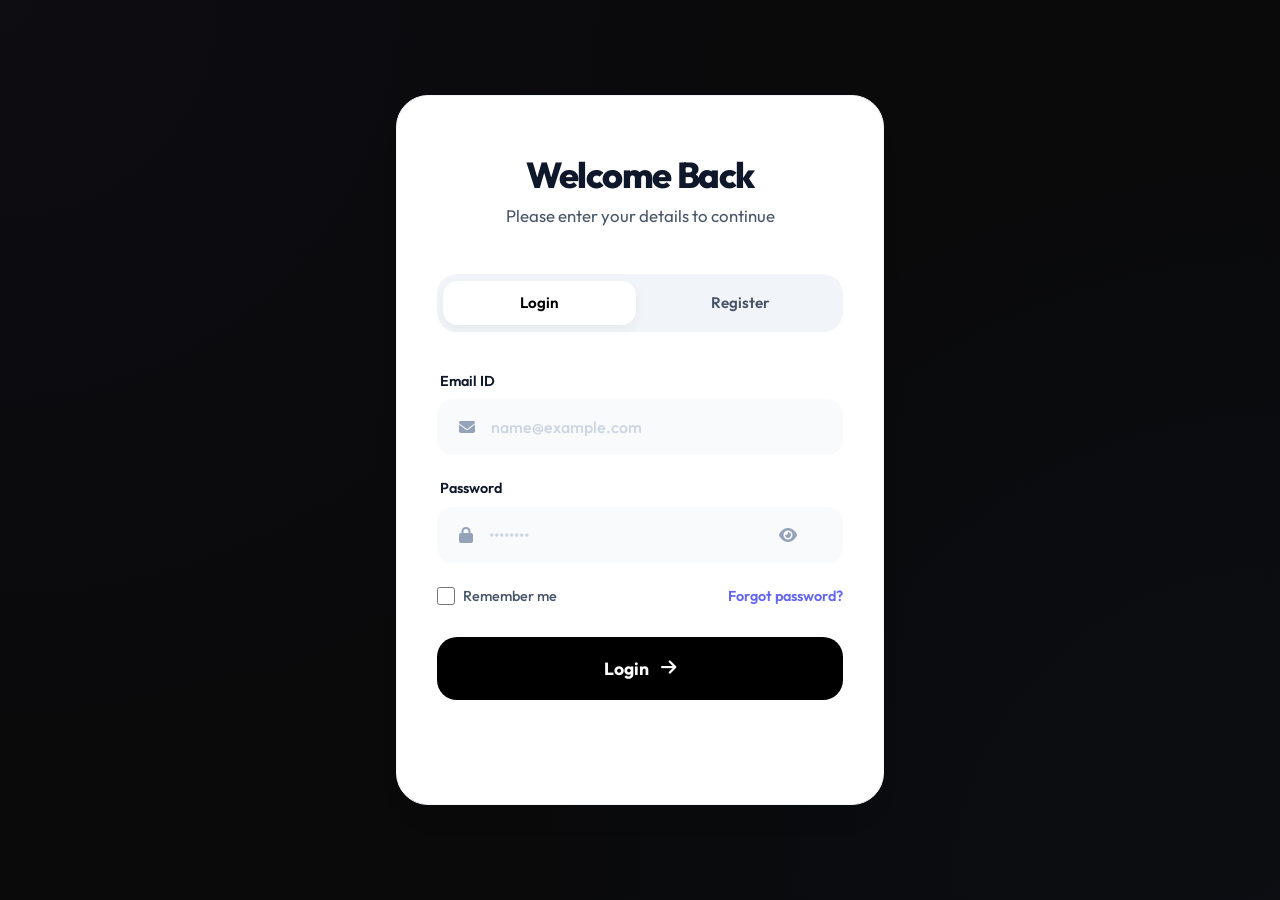
<file: index.html>
<html lang="en">
<head>
    <script>
        // Theme initialization - Must be first to prevent flash
        (function() {
            const settings = localStorage.getItem('nova_settings');
            let isDark = true;
            if (settings) {
                try {
                    const parsed = JSON.parse(settings);
                    if (parsed && typeof parsed.darkMode !== 'undefined') {
                        isDark = parsed.darkMode;
                    }
                } catch (e) {
                    isDark = true;
                }
            }
            document.documentElement.setAttribute('data-theme', isDark ? 'dark' : 'light');
            // Immediate background color to eliminate flash
            document.write('<style>html,body{background-color:' + (isDark ? '#0a0a0b' : '#ffffff') + ' !important;}</style>');
        })();
    </script>
    <meta charset="UTF-8">
    <meta name="viewport" content="width=device-width, initial-scale=1.0, maximum-scale=1.0, user-scalable=no, viewport-fit=cover">
    <title>Aura AI - Secure Login</title>
    
    <!-- Google Fonts -->
    <link rel="preconnect" href="https://fonts.googleapis.com">
    <link rel="preconnect" href="https://fonts.gstatic.com" crossorigin>
    <link href="https://fonts.googleapis.com/css2?family=Inter:wght@300;400;500;600;700&family=Outfit:wght@400;500;600;700;800&display=swap" rel="stylesheet">
    
    <!-- Font Awesome -->
    <link rel="stylesheet" href="https://cdnjs.cloudflare.com/ajax/libs/font-awesome/6.4.0/css/all.min.css">
    
    <link rel="stylesheet" href="auth.css">
</head>
<body>
    <div class="auth-wrapper">
        <div class="auth-container">
            <div class="auth-header">
                <h1 id="authTitle">Welcome Back</h1>
                <p id="authSubtitle">Please enter your details to continue</p>
            </div>

            <!-- Tabs -->
            <div class="auth-tabs">
                <button class="auth-tab active" id="loginTab">Login</button>
                <button class="auth-tab" id="registerTab">Register</button>
            </div>

            <!-- Login Form -->
            <form id="loginForm" class="auth-form active">
                <div class="form-group">
                    <label for="loginEmail">Email ID</label>
                    <div class="input-wrapper">
                        <i class="fas fa-envelope"></i>
                        <input type="email" id="loginEmail" placeholder="name@example.com" required>
                    </div>
                </div>
                <div class="form-group">
                    <label for="loginPassword">Password</label>
                    <div class="input-wrapper">
                        <i class="fas fa-lock"></i>
                        <input type="password" id="loginPassword" placeholder="••••••••" required>
                        <button type="button" class="password-toggle"><i class="fas fa-eye"></i></button>
                    </div>
                </div>
                <div class="form-options">
                    <label class="remember-me">
                        <input type="checkbox"> <span>Remember me</span>
                    </label>
                    <a href="#" class="forgot-password">Forgot password?</a>
                </div>
                <button type="submit" class="submit-btn">
                    <span>Login</span>
                    <i class="fas fa-arrow-right"></i>
                </button>
            </form>

            <!-- Register Form -->
            <form id="registerForm" class="auth-form">
                <div class="form-grid">
                    <div class="form-group">
                        <label for="regUsername">User Name</label>
                        <div class="input-wrapper">
                            <i class="fas fa-user"></i>
                            <input type="text" id="regUsername" placeholder="John Doe" required>
                        </div>
                    </div>
                    <div class="form-group">
                        <label for="regEmail">Email ID</label>
                        <div class="input-wrapper">
                            <i class="fas fa-envelope"></i>
                            <input type="email" id="regEmail" placeholder="name@example.com" required>
                        </div>
                    </div>
                    <div class="form-group">
                        <label for="regDob">Date Of Birth</label>
                        <div class="input-wrapper">
                            <i class="fas fa-calendar"></i>
                            <input type="date" id="regDob" required>
                        </div>
                    </div>
                    <div class="form-group">
                        <label for="regMobile">Mobile Number</label>
                        <div class="input-wrapper">
                            <i class="fas fa-phone"></i>
                            <input type="tel" id="regMobile" placeholder="+1 (555) 000-0000" required>
                        </div>
                    </div>
                    <div class="form-group">
                        <label for="regPassword">Create a Strong Password</label>
                        <div class="input-wrapper">
                            <i class="fas fa-lock"></i>
                            <input type="password" id="regPassword" placeholder="••••••••" required>
                        </div>
                    </div>
                    <div class="form-group">
                        <label for="regConfirmPassword">Confirm Password</label>
                        <div class="input-wrapper">
                            <i class="fas fa-shield-alt"></i>
                            <input type="password" id="regConfirmPassword" placeholder="••••••••" required>
                        </div>
                    </div>
                </div>
                <button type="submit" class="submit-btn" style="margin-top: 1.5rem;">
                    <span>Register</span>
                    <i class="fas fa-user-plus"></i>
                </button>
            </form>
            
            <div id="authMessage" class="auth-message"></div>
        </div>
    </div>
    
    <script src="auth.js"></script>
</body>
</html>
</file>
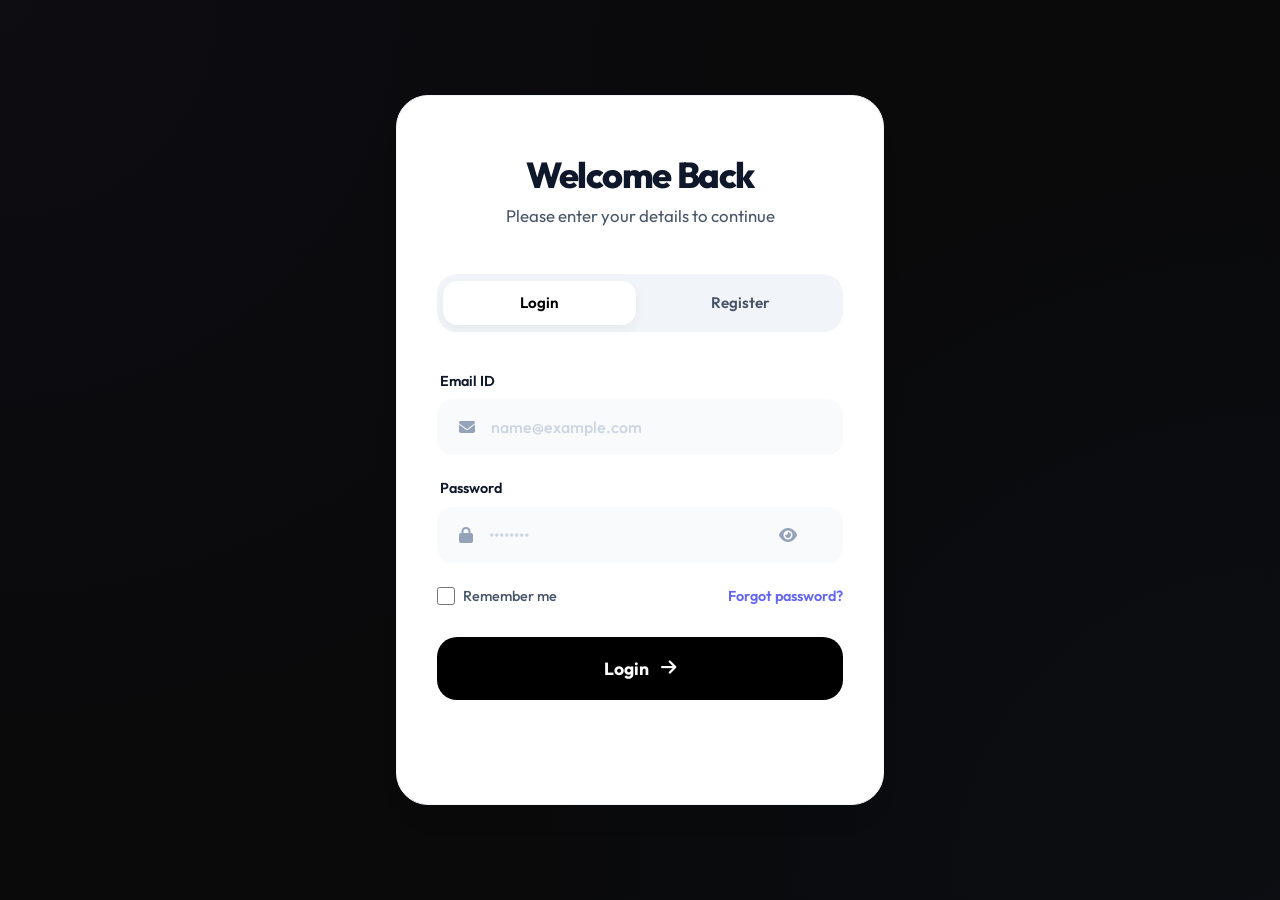
<file: dashboard.html>
<!DOCTYPE html>
<html lang="en">

<head>
    <script>
        // Theme initialization - Must be first to prevent flash
        (function () {
            const settings = localStorage.getItem('nova_settings');
            let isDark = true;
            if (settings) {
                try {
                    const parsed = JSON.parse(settings);
                    if (parsed && typeof parsed.darkMode !== 'undefined') {
                        isDark = parsed.darkMode;
                    }
                } catch (e) {
                    isDark = true;
                }
            }
            document.documentElement.setAttribute('data-theme', isDark ? 'dark' : 'light');
            // Immediate background color to eliminate flash
            document.write('<style>html,body{background-color:' + (isDark ? '#0a0a0b' : '#ffffff') + ' !important;}</style>');
        })();
    </script>
    <script>
        // Check if user is logged in
        if (localStorage.getItem('isLoggedIn') !== 'true') {
            window.location.href = 'index.html';
        }
    </script>
    <meta charset="UTF-8">
    <meta name="viewport"
        content="width=device-width, initial-scale=1.0, maximum-scale=1.0, user-scalable=no, viewport-fit=cover">
    <title>Aura AI - Intelligent Assistant</title>

    <!-- Google Fonts -->
    <link rel="preconnect" href="https://fonts.googleapis.com">
    <link rel="preconnect" href="https://fonts.gstatic.com" crossorigin>
    <link
        href="https://fonts.googleapis.com/css2?family=DM+Sans:ital,opsz,wght@0,9..40,100..1000;1,9..40,100..1000&family=Space+Grotesk:wght@300..700&display=swap"
        rel="stylesheet">

    <!-- Font Awesome -->
    <link rel="stylesheet" href="https://cdnjs.cloudflare.com/ajax/libs/font-awesome/6.5.1/css/all.min.css"
        integrity="sha512-DTOQO9RWCH3ppGqcWaEA1BIZOC6xxalwEsw9c2QQeAIftl+Vegovlnee1c9QX4TctnWMn13TZye+giMm8e2LwA=="
        crossorigin="anonymous" referrerpolicy="no-referrer">

    <!-- Custom Styles -->
    <link rel="stylesheet" href="style.css">
</head>

<body>
    <!-- Background Effects -->
    <div class="background-effects">
        <div class="gradient-orb gradient-orb-1"></div>
        <div class="gradient-orb gradient-orb-2"></div>
        <div class="gradient-orb gradient-orb-3"></div>
        <div class="noise-overlay"></div>
    </div>

    <!-- Mobile Overlay -->
    <div class="sidebar-overlay" id="sidebarOverlay"></div>

    <!-- Main Application Container -->
    <div class="app-container">

        <!-- Sidebar -->
        <aside class="sidebar" id="sidebar">
            <!-- Sidebar Header -->
            <div class="sidebar-header">
                <div class="logo-container">
                    <span class="logo-text">Aura AI</span>
                </div>
                <button class="close-sidebar-btn" id="closeSidebarBtn" aria-label="Close sidebar">
                    <i class="fas fa-times"></i>
                </button>
            </div>

            <!-- New Chat Button -->
            <div class="sidebar-actions">
                <button class="new-chat-btn" id="newChatBtn">
                    <i class="fas fa-plus"></i>
                    <span>New Chat</span>
                    <span class="shortcut-badge">Ctrl+N</span>
                </button>
            </div>

            <!-- Search Bar -->
            <div class="search-container">
                <div class="search-input-wrapper">
                    <i class="fas fa-search search-icon"></i>
                    <input type="text" class="search-input" id="searchInput" placeholder="Search conversations...">
                    <button class="search-clear-btn" id="searchClearBtn" aria-label="Clear search">
                        <i class="fas fa-times"></i>
                    </button>
                </div>
            </div>

            <!-- Chat History Section -->
            <div class="history-section">
                <div class="history-header">
                    <span class="history-title">Recent Conversations</span>
                </div>

                <div class="history-list" id="historyList">
                    <!-- History items will be dynamically generated -->
                </div>

                <div class="history-empty-state" id="historyEmptyState">
                    <div class="empty-state-icon">
                        <i class="fas fa-comments"></i>
                    </div>
                    <p class="empty-state-text">No conversations yet</p>
                    <p class="empty-state-subtext">Start a new chat to see your history</p>
                </div>
            </div>

            <!-- Sidebar Footer -->
            <div class="sidebar-footer">

                <!-- Footer Actions -->
                <div class="footer-actions">
                    <button class="footer-action-btn" id="settingsBtn">
                        <i class="fas fa-cog"></i>
                        <span>Settings</span>
                    </button>
                    <a href="help.html" class="footer-action-btn" id="helpBtn" style="text-decoration: none;">
                        <i class="fas fa-question-circle"></i>
                        <span>Help</span>
                    </a>
                    <button class="footer-action-btn" id="profileBtn">
                        <div class="profile-avatar">
                            <img id="sidebarProfileAvatar" src="" alt=""
                                style="display: none; width: 100%; height: 100%; object-fit: cover; border-radius: 50%;">
                            <i class="fas fa-user" id="sidebarProfileIcon"></i>
                        </div>
                        <span>Profile</span>
                    </button>
                </div>

                <!-- Version Info -->
                <div class="version-info">
                    <span>Aura AI v2.4.1</span>
                </div>
            </div>
        </aside>

        <!-- Main Chat Area -->
        <main class="chat-main">
            <!-- Chat Header -->
            <header class="chat-header">
                <div class="header-left">
                    <button class="menu-toggle-btn" id="menuToggleBtn" aria-label="Toggle sidebar">
                        <i class="fas fa-bars"></i>
                    </button>
                    <div class="bot-info">
                        <div class="bot-avatar-container">
                            <div class="bot-avatar">
                                <i class="fas fa-robot"></i>
                            </div>
                            <div class="status-indicator online" id="statusIndicator"></div>
                        </div>
                        <div class="bot-details">
                            <h1 class="bot-name">Aura AI</h1>
                            <span class="bot-status" id="botStatus">Online - Ready to help</span>
                        </div>
                    </div>
                </div>
                <div class="header-right">
                    <button class="mobile-menu-btn" id="mobileMenuBtn" aria-label="More options">
                        <i class="fas fa-ellipsis-v"></i>
                    </button>
                    <div class="header-actions" id="headerActions">
                        <button class="header-action-btn" id="shareBtn" aria-label="Share chat"
                            data-tooltip="Share Chat">
                            <i class="fas fa-share-alt"></i>
                        </button>
                        <button class="header-action-btn" id="archiveBtn" aria-label="Archive chat"
                            data-tooltip="Archive Chat">
                            <i class="fas fa-archive"></i>
                        </button>
                        <button class="header-action-btn" id="pinBtn" aria-label="Pin chat" data-tooltip="Pin Chat">
                            <i class="fas fa-thumbtack"></i>
                        </button>

                        <div class="header-divider"></div>
                        <button class="header-action-btn theme-toggle-btn" id="themeToggleBtn" aria-label="Toggle theme"
                            data-tooltip="Toggle Theme">
                            <i class="fas fa-moon" id="themeIcon"></i>
                        </button>
                        <button class="header-action-btn" id="notificationsBtn" aria-label="Notifications"
                            data-tooltip="Notifications">
                            <i class="fas fa-bell"></i>
                            <span class="notification-badge" id="notificationBadge"></span>
                        </button>
                        <button class="header-mobile-profile" id="mobileProfileBtn" aria-label="View Profile">
                            <img id="mobileProfileAvatar" src="" alt="" style="display: none;">
                            <i class="fas fa-user" id="mobileProfileIcon"></i>
                        </button>
                    </div>
                </div>
            </header>

            <!-- Messages Container -->
            <div class="messages-container" id="messagesContainer">
                <!-- Welcome Screen -->
                <div class="welcome-screen" id="welcomeScreen">
                    <div class="welcome-content">
                        <!-- Logo removed as per user request -->
                        <h2 class="welcome-title" id="welcomeTitle">Welcome to Aura AI</h2>
                        <p class="welcome-subtitle">Your intelligent assistant powered by advanced AI</p>

                        <div class="feature-cards">
                            <div class="feature-card" data-prompt="Explain quantum computing in simple terms">
                                <div class="feature-icon">
                                    <i class="fas fa-lightbulb"></i>
                                </div>
                                <h3 class="feature-title">Learn Something New</h3>
                                <p class="feature-description">Ask me to explain complex topics in simple terms</p>
                            </div>
                            <div class="feature-card" data-prompt="Help me write a professional email">
                                <div class="feature-icon">
                                    <i class="fas fa-pen-fancy"></i>
                                </div>
                                <h3 class="feature-title">Write & Create</h3>
                                <p class="feature-description">Get help with writing, editing, and creative tasks</p>
                            </div>
                            <div class="feature-card" data-prompt="Debug this code and explain the issue">
                                <div class="feature-icon">
                                    <i class="fas fa-code"></i>
                                </div>
                                <h3 class="feature-title">Code & Debug</h3>
                                <p class="feature-description">Programming help, code review, and debugging</p>
                            </div>
                            <div class="feature-card" data-prompt="Give me 5 creative ideas for a startup">
                                <div class="feature-icon">
                                    <i class="fas fa-brain"></i>
                                </div>
                                <h3 class="feature-title">Brainstorm Ideas</h3>
                                <p class="feature-description">Get creative with new ideas and brainstorming sessions
                                </p>
                            </div>
                        </div>


                    </div>
                </div>

                <!-- Messages Area -->
                <div class="messages-area" id="messagesArea">
                    <!-- Messages will be dynamically inserted here -->
                </div>

                <!-- Typing Indicator -->
                <div class="typing-indicator" id="typingIndicator">
                    <div class="typing-avatar">
                        <i class="fas fa-robot"></i>
                    </div>
                    <div class="typing-content">
                        <span class="typing-name">Aura AI</span>
                        <div class="typing-dots">
                            <span class="dot"></span>
                            <span class="dot"></span>
                            <span class="dot"></span>
                        </div>
                    </div>
                </div>

                <!-- Scroll to Bottom Button -->
                <button class="scroll-to-bottom-btn" id="scrollToBottomBtn" aria-label="Scroll to bottom">
                    <i class="fas fa-chevron-down"></i>
                    <span class="unread-count" id="unreadCount">0</span>
                </button>
            </div>

            <!-- Input Area -->
            <div class="input-area">

                <div class="file-preview-container" id="filePreviewContainer"></div>
                <div class="input-container">
                    <div class="input-actions-left">
                        <button class="input-action-btn" id="attachFileBtn" aria-label="Attach file">
                            <i class="fas fa-paperclip"></i>
                        </button>
                        <button class="input-action-btn" id="emojiBtn" aria-label="Add emoji">
                            <i class="fas fa-smile"></i>
                        </button>
                    </div>

                    <div class="input-wrapper">
                        <textarea class="message-input" id="messageInput" placeholder="Type your message..." rows="1"
                            aria-label="Message input"></textarea>
                        <div class="input-decorations">
                            <div class="input-glow"></div>
                        </div>
                    </div>

                    <div class="input-actions-right">
                        <button class="input-action-btn" id="voiceInputBtn" aria-label="Voice input">
                            <i class="fas fa-microphone"></i>
                        </button>
                        <button class="send-btn" id="sendBtn" aria-label="Send message">
                            <i class="fas fa-paper-plane"></i>
                            <div class="send-btn-ripple"></div>
                        </button>
                        <button class="stop-btn hidden" id="stopBtn" aria-label="Stop generation" title="Stop generating">
                            <i class="fas fa-stop"></i>
                        </button>
                    </div>
                </div>

                <div class="input-footer">
                    <span class="model-info">
                        <i class="fas fa-microchip"></i>
                        Model: Aura 1000+ AI
                    </span>
                    <span class="character-count">
                        <span id="characterCount">0</span> / 4000
                    </span>
                    <p class="mistake-disclaimer">Aura AI can make a mistake</p>
                </div>

                <!-- Emoji Picker moved here for correct positioning -->
                <div class="emoji-picker" id="emojiPicker">
                    <div class="emoji-picker-header">
                        <input type="text" class="emoji-search" id="emojiSearch" placeholder="Search emoji...">
                    </div>
                    <div class="emoji-categories">
                        <button class="emoji-category active" data-category="smileys">
                            <i class="fas fa-smile"></i>
                        </button>
                        <button class="emoji-category" data-category="gestures">
                            <i class="fas fa-hand-paper"></i>
                        </button>
                        <button class="emoji-category" data-category="animals">
                            <i class="fas fa-paw"></i>
                        </button>
                        <button class="emoji-category" data-category="food">
                            <i class="fas fa-utensils"></i>
                        </button>
                        <button class="emoji-category" data-category="objects">
                            <i class="fas fa-lightbulb"></i>
                        </button>
                        <button class="emoji-category" data-category="symbols">
                            <i class="fas fa-heart"></i>
                        </button>
                    </div>
                    <div class="emoji-grid" id="emojiGrid">
                        <!-- Emojis will be dynamically inserted here -->
                    </div>
                </div>
            </div>
        </main>
    </div>

    <!-- Settings Modal -->
    <div class="modal-overlay" id="settingsModal">
        <div class="modal">
            <div class="modal-header">
                <h2 class="modal-title">Settings</h2>
                <button class="modal-close-btn" id="closeSettingsModal" aria-label="Close settings">
                    <i class="fas fa-times"></i>
                </button>
            </div>
            <div class="modal-body">
                <div class="settings-section">
                    <h3 class="settings-section-title">Appearance</h3>
                    <div class="settings-item">
                        <div class="settings-item-info">
                            <span class="settings-item-label">Dark Mode</span>
                            <span class="settings-item-description">Switch between light and dark themes</span>
                        </div>
                        <label class="toggle-switch">
                            <input type="checkbox" id="darkModeToggle" checked>
                            <span class="toggle-slider"></span>
                        </label>
                    </div>
                    <div class="settings-item">
                        <div class="settings-item-info">
                            <span class="settings-item-label">Compact Mode</span>
                            <span class="settings-item-description">Reduce spacing in the interface</span>
                        </div>
                        <label class="toggle-switch">
                            <input type="checkbox" id="compactModeToggle">
                            <span class="toggle-slider"></span>
                        </label>
                    </div>
                    <div class="settings-item">
                        <div class="settings-item-info">
                            <span class="settings-item-label">Font Size</span>
                            <span class="settings-item-description">Adjust the text size</span>
                        </div>
                        <select class="settings-select" id="fontSizeSelect">
                            <option value="small">Small</option>
                            <option value="medium" selected>Medium</option>
                            <option value="large">Large</option>
                        </select>
                    </div>
                </div>

                <div class="settings-section">
                    <h3 class="settings-section-title">Chat</h3>
                    <div class="settings-item">
                        <div class="settings-item-info">
                            <span class="settings-item-label">Sound Effects</span>
                            <span class="settings-item-description">Play sounds for messages</span>
                        </div>
                        <label class="toggle-switch">
                            <input type="checkbox" id="soundToggle" checked>
                            <span class="toggle-slider"></span>
                        </label>
                    </div>
                    <div class="settings-item">
                        <div class="settings-item-info">
                            <span class="settings-item-label">Auto-scroll</span>
                            <span class="settings-item-description">Automatically scroll to new messages</span>
                        </div>
                        <label class="toggle-switch">
                            <input type="checkbox" id="autoScrollToggle" checked>
                            <span class="toggle-slider"></span>
                        </label>
                    </div>
                    <div class="settings-item">
                        <div class="settings-item-info">
                            <span class="settings-item-label">Response Length</span>
                            <span class="settings-item-description">Preferred length of AI responses</span>
                        </div>
                        <select class="settings-select" id="responseLengthSelect">
                            <option value="short">Short</option>
                            <option value="medium" selected>Medium</option>
                            <option value="long">Long</option>
                        </select>
                    </div>
                </div>

                <div class="settings-section">
                    <h3 class="settings-section-title">Privacy</h3>
                    <div class="settings-item">
                        <div class="settings-item-info">
                            <span class="settings-item-label">Save History</span>
                            <span class="settings-item-description">Remember conversation history</span>
                        </div>
                        <label class="toggle-switch">
                            <input type="checkbox" id="saveHistoryToggle" checked>
                            <span class="toggle-slider"></span>
                        </label>
                    </div>
                    <div class="settings-item">
                        <div class="settings-item-info">
                            <span class="settings-item-label">Analytics</span>
                            <span class="settings-item-description">Help improve Aura AI</span>
                        </div>
                        <label class="toggle-switch">
                            <input type="checkbox" id="analyticsToggle">
                            <span class="toggle-slider"></span>
                        </label>
                    </div>
                </div>
            </div>
            <div class="modal-footer">
                <button class="modal-btn secondary" id="resetSettingsBtn">Reset to Defaults</button>
                <button class="modal-btn primary" id="saveSettingsBtn">Save Changes</button>
            </div>
        </div>
    </div>

    <!-- Profile Modal -->
    <div class="modal-overlay" id="profileModal">
        <div class="modal">
            <div class="modal-header">
                <h2 class="modal-title">Profile</h2>
                <button class="modal-close-btn" id="closeProfileModal" aria-label="Close profile">
                    <i class="fas fa-times"></i>
                </button>
            </div>
            <div class="modal-body">
                <div class="profile-section">
                    <div class="profile-avatar-wrapper">
                        <div class="profile-avatar-large" id="profileAvatarContainer">
                            <i class="fas fa-user" id="profileAvatarIcon"></i>
                            <img id="profileAvatarImg" src=""
                                style="display: none; width: 100%; height: 100%; object-fit: cover; border-radius: 50%;">
                            <input type="file" id="avatarInput" accept="image/*" style="display: none;">
                        </div>
                        <button class="change-avatar-btn" id="changeAvatarBtn" aria-label="Change avatar">
                            <i class="fas fa-camera"></i>
                        </button>
                    </div>
                    <div class="profile-info">
                        <div class="form-group" style="display: none; margin-bottom: 0.5rem;">
                            <label style="font-size: 0.75rem; color: var(--text-secondary);">User ID</label>
                            <input type="text" class="profile-input" id="profileId" readonly>
                        </div>
                        <input type="text" class="profile-input" id="profileName" placeholder="Your Name"
                            value="Guest User">
                        <input type="email" class="profile-input" id="profileEmail" placeholder="Your Email"
                            value="guest@example.com">
                        <input type="tel" class="profile-input" id="profilePhone" placeholder="Phone Number">
                        <input type="text" class="profile-input" id="profileLocation" placeholder="Location">
                        <textarea class="profile-input" id="profileBio" placeholder="Tell us about yourself..."
                            rows="3"></textarea>
                    </div>
                </div>
            </div>
            <div class="modal-footer">
                <button class="modal-btn secondary" id="signOutBtn">Sign Out</button>
                <button class="modal-btn primary" id="saveProfileBtn">Save Profile</button>
            </div>
        </div>
    </div>

    <!-- Notification Toast -->
    <div class="toast-container" id="toastContainer">
        <!-- Toasts will be dynamically inserted here -->
    </div>



    <!-- File Upload Modal -->
    <div class="modal-overlay" id="fileUploadModal">
        <div class="modal modal-small">
            <div class="modal-header">
                <h2 class="modal-title">Attach File</h2>
                <button class="modal-close-btn" id="closeFileUploadModal" aria-label="Close">
                    <i class="fas fa-times"></i>
                </button>
            </div>
            <div class="modal-body">
                <div class="file-upload-area" id="fileUploadArea">
                    <input type="file" id="fileInput" hidden multiple accept="image/*,.pdf,.doc,.docx,.txt">
                    <div class="upload-icon">
                        <i class="fas fa-cloud-upload-alt"></i>
                    </div>
                    <p class="upload-text">Drag and drop files here</p>
                    <p class="upload-subtext">or click to browse</p>
                    <p class="upload-formats">Supported: Images, PDF, DOC, TXT (Max 10MB)</p>
                </div>
                <div class="uploaded-files" id="uploadedFiles">
                    <!-- Uploaded files will be shown here -->
                </div>
            </div>
            <div class="modal-footer">
                <button class="modal-btn secondary" id="cancelUploadBtn">Cancel</button>
                <button class="modal-btn primary" id="confirmUploadBtn" disabled>Attach Files</button>
            </div>
        </div>
    </div>

    <!-- Confirmation Modal -->
    <div class="modal-overlay" id="confirmModal">
        <div class="modal modal-small">
            <div class="modal-header">
                <h2 class="modal-title" id="confirmTitle">Confirm Action</h2>
                <button class="modal-close-btn" id="closeConfirmModal" aria-label="Close">
                    <i class="fas fa-times"></i>
                </button>
            </div>
            <div class="modal-body">
                <p class="confirm-message" id="confirmMessage">Are you sure you want to proceed?</p>
            </div>
            <div class="modal-footer">
                <button class="modal-btn secondary" id="confirmCancelBtn">Cancel</button>
                <button class="modal-btn danger" id="confirmOkBtn">Confirm</button>
            </div>
        </div>
    </div>

    <!-- Voice Recording Overlay -->
    <div class="voice-recording-overlay" id="voiceRecordingOverlay">
        <div class="voice-recording-container">
            <div class="voice-ripples">
                <div class="ripple"></div>
                <div class="ripple"></div>
                <div class="ripple"></div>
            </div>
            <div class="voice-mic-icon">
                <i class="fas fa-microphone"></i>
            </div>
            <p class="voice-status-text" id="voiceTranscriptText">Listening...</p>
        </div>
    </div>

    <!-- Scripts -->
    <script src="script.js"></script>
</body>

</html>
</file>
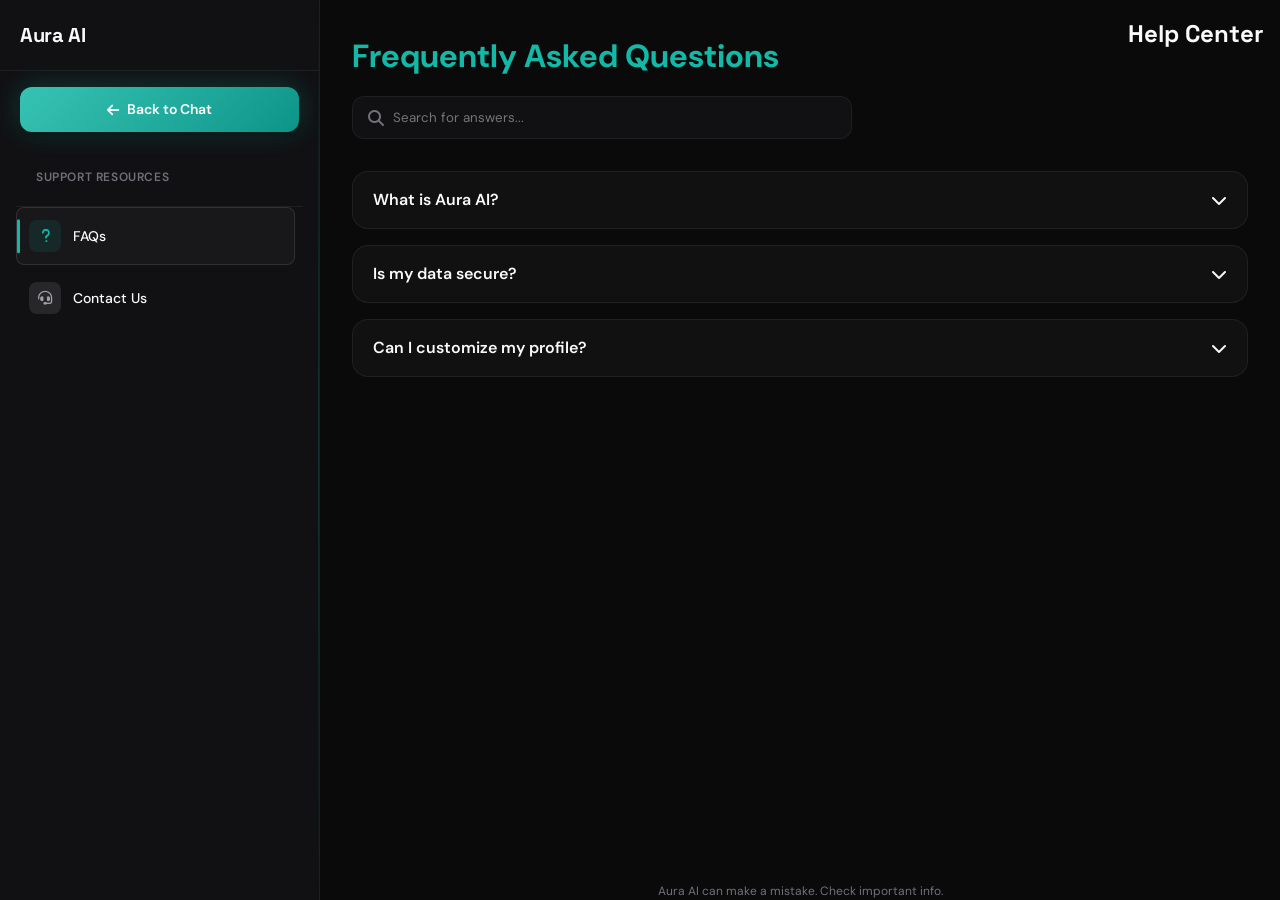
<file: help.html>
<!DOCTYPE html>
<html lang="en">
<head>
    <script>
        // Theme initialization - Must be first to prevent flash
        (function() {
            const settings = localStorage.getItem('nova_settings');
            let isDark = true;
            if (settings) {
                try {
                    const parsed = JSON.parse(settings);
                    if (parsed && typeof parsed.darkMode !== 'undefined') {
                        isDark = parsed.darkMode;
                    }
                } catch (e) {
                    isDark = true;
                }
            }
            document.documentElement.setAttribute('data-theme', isDark ? 'dark' : 'light');
            // Immediate background color to eliminate flash
            document.write('<style>html,body{background-color:' + (isDark ? '#0a0a0b' : '#ffffff') + ' !important;}</style>');
        })();
    </script>
    <meta charset="UTF-8">
    <meta name="viewport" content="width=device-width, initial-scale=1.0">
    <title>Help & Support | Aura AI</title>
    <link rel="stylesheet" href="style.css">
    <link rel="stylesheet" href="help.css">
    <link rel="stylesheet" href="https://cdnjs.cloudflare.com/ajax/libs/font-awesome/6.4.0/css/all.min.css">
    <link href="https://fonts.googleapis.com/css2?family=DM+Sans:wght@400;500;700&family=Space+Grotesk:wght@500;700&display=swap" rel="stylesheet">
</head>
<body>
    <div class="background-effects">
        <div class="gradient-orb gradient-orb-1"></div>
        <div class="gradient-orb gradient-orb-2"></div>
        <div class="gradient-orb gradient-orb-3"></div>
        <div class="noise-overlay"></div>
    </div>

    <div class="app-container">
        <!-- Sidebar (Simplified for Help Page) -->
        <aside class="sidebar">
            <div class="sidebar-header">
                <div class="logo-container">
                    <span class="logo-text">Aura AI</span>
                </div>
                <button class="close-sidebar-btn" id="closeSidebarBtn">
                    <i class="fas fa-times"></i>
                </button>
            </div>
            
            <div class="sidebar-actions">
                <a href="index.html" class="new-chat-btn" style="text-decoration: none;">
                    <i class="fas fa-arrow-left"></i>
                    <span>Back to Chat</span>
                </a>
            </div>

            <nav class="history-section">
                <div class="history-header">
                    <span class="history-title">Support Resources</span>
                </div>
                <div class="history-list">
                    <div class="history-item active" data-target="faq">
                        <div class="history-item-icon"><i class="fas fa-question"></i></div>
                        <div class="history-item-content">
                            <div class="history-item-title">FAQs</div>
                        </div>
                    </div>
                    <div class="history-item" data-target="contact">
                        <div class="history-item-icon"><i class="fas fa-headset"></i></div>
                        <div class="history-item-content">
                            <div class="history-item-title">Contact Us</div>
                        </div>
                    </div>
                </div>
            </nav>
        </aside>

        <!-- Main Content -->
        <main class="chat-main">
            <header class="chat-header">
                <button class="menu-toggle-btn" id="menuToggleBtn">
                    <i class="fas fa-bars"></i>
                </button>
                <div class="header-right">
                    <h1 class="page-title">Help Center</h1>
                </div>
            </header>

            <div class="help-content-area">
                <!-- FAQ Section -->
                <section id="faqSection" class="help-section active">
                    <div class="section-header">
                        <h2>Frequently Asked Questions</h2>
                        <div class="search-wrapper">
                            <i class="fas fa-search"></i>
                            <input type="text" id="faqSearch" placeholder="Search for answers...">
                        </div>
                    </div>

                    <div class="faq-grid">
                        <div class="faq-item">
                            <div class="faq-question">
                                <span>What is Aura AI?</span>
                                <i class="fas fa-chevron-down"></i>
                            </div>
                            <div class="faq-answer">
                                <p>Aura AI is a premium, context-aware artificial intelligence platform designed for seamless interaction, document analysis, and efficient problem-solving.</p>
                            </div>
                        </div>
                        <div class="faq-item">
                            <div class="faq-question">
                                <span>Is my data secure?</span>
                                <i class="fas fa-chevron-down"></i>
                            </div>
                            <div class="faq-answer">
                                <p>Yes, Aura AI uses secure MongoDB storage and industry-standard encryption. Your chat history and profile data are protected and only accessible to you.</p>
                            </div>
                        </div>
                        <div class="faq-item">
                            <div class="faq-question">
                                <span>Can I customize my profile?</span>
                                <i class="fas fa-chevron-down"></i>
                            </div>
                            <div class="faq-answer">
                                <p>Absolutely! Navigate to your Profile section from the sidebar to update your name, bio, location, and upload a custom profile picture which will be stored in our database.</p>
                            </div>
                        </div>
                    </div>
                </section>

                <!-- Contact Section -->
                <section id="contactSection" class="help-section">
                    <div class="section-header">
                        <h2>Contact Support</h2>
                        <p>Have a specific question? Send us a message and we'll get back to you.</p>
                    </div>

                    <form id="contactForm" class="contact-form">
                        <div class="form-grid">
                            <div class="form-group">
                                <label for="name">Your Name</label>
                                <input type="text" id="name" required placeholder="John Doe">
                            </div>
                            <div class="form-group">
                                <label for="email">Email Address</label>
                                <input type="email" id="email" required placeholder="john@example.com">
                            </div>
                        </div>
                        <div class="form-group">
                            <label for="subject">Subject</label>
                            <input type="text" id="subject" required placeholder="How can we help?">
                        </div>
                        <div class="form-group">
                            <label for="message">Message</label>
                            <textarea id="message" required placeholder="Tell us more about your inquiry..." rows="5"></textarea>
                        </div>
                        <button type="submit" class="send-btn" style="width: 100%; height: 50px;">
                            <span>Send Message</span>
                            <i class="fas fa-paper-plane" style="margin-left: 10px;"></i>
                        </button>
                    </form>
                    <div id="formStatus" class="form-status"></div>
                </section>
            </div>

            <footer class="input-footer">
                <p class="mistake-disclaimer">Aura AI can make a mistake. Check important info.</p>
            </footer>
        </main>
    </div>

    <script src="help.js"></script>
</body>
</html>
</file>
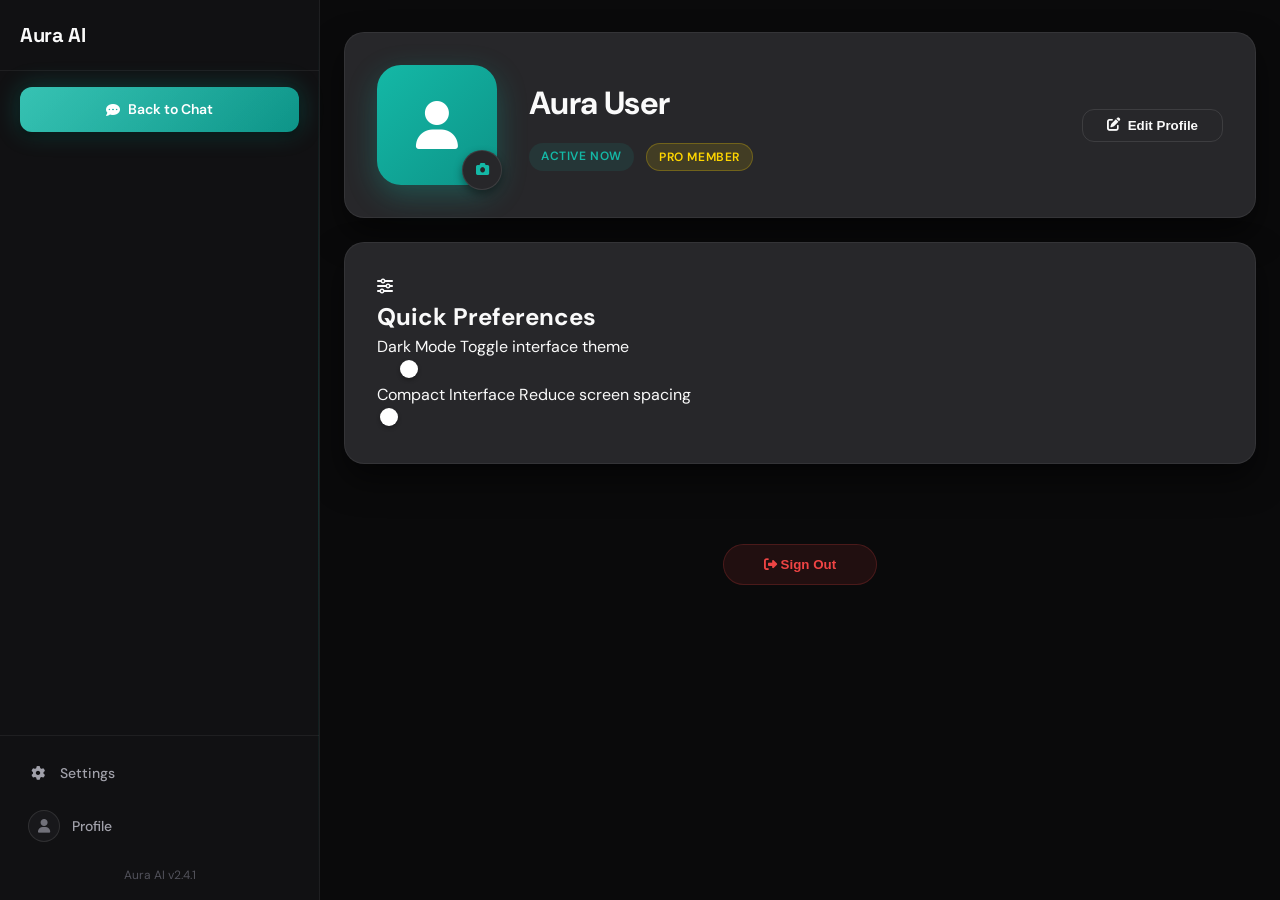
<file: profile.html>
<!DOCTYPE html>
<html lang="en">

<head>
    <script>
        // Theme initialization - Must be first to prevent flash
        (function () {
            const settings = localStorage.getItem('nova_settings');
            let isDark = true;
            if (settings) {
                try {
                    const parsed = JSON.parse(settings);
                    if (parsed && typeof parsed.darkMode !== 'undefined') {
                        isDark = parsed.darkMode;
                    }
                } catch (e) {
                    isDark = true;
                }
            }
            document.documentElement.setAttribute('data-theme', isDark ? 'dark' : 'light');
            // Immediate background color to eliminate flash
            document.write('<style>html,body{background-color:' + (isDark ? '#0a0a0b' : '#ffffff') + ' !important;}</style>');
        })();
    </script>
    <meta charset="UTF-8">
    <meta name="viewport" content="width=device-width, initial-scale=1.0">
    <title>User Profile - Aura AI</title>

    <!-- Google Fonts -->
    <link rel="preconnect" href="https://fonts.googleapis.com">
    <link rel="preconnect" href="https://fonts.gstatic.com" crossorigin>
    <link
        href="https://fonts.googleapis.com/css2?family=DM+Sans:ital,opsz,wght@0,9..40,100..1000;1,9..40,100..1000&family=Space+Grotesk:wght@300..700&display=swap"
        rel="stylesheet">

    <!-- Font Awesome -->
    <link rel="stylesheet" href="https://cdnjs.cloudflare.com/ajax/libs/font-awesome/6.5.1/css/all.min.css"
        integrity="sha512-DTOQO9RWCH3ppGqcWaEA1BIZOC6xxalwEsw9c2QQeAIftl+Vegovlnee1c9QX4TctnWMn13TZye+giMm8e2LwA=="
        crossorigin="anonymous" referrerpolicy="no-referrer">

    <!-- Custom Styles -->
    <link rel="stylesheet" href="style.css">
    <link rel="stylesheet" href="profile.css">
</head>

<body>
    <!-- Background Effects -->
    <div class="background-effects">
        <div class="gradient-orb gradient-orb-1"></div>
        <div class="gradient-orb gradient-orb-2"></div>
        <div class="gradient-orb gradient-orb-3"></div>
        <div class="noise-overlay"></div>
    </div>

    <!-- Mobile Overlay -->
    <div class="sidebar-overlay" id="sidebarOverlay"></div>

    <!-- Main Application Container -->
    <div class="app-container">

        <!-- Sidebar (Reused) -->
        <aside class="sidebar" id="sidebar">
            <div class="sidebar-header">
                <div class="logo-container">
                    <span class="logo-text">Aura AI</span>
                </div>
                <button class="close-sidebar-btn" id="closeSidebarBtn" aria-label="Close sidebar">
                    <i class="fas fa-times"></i>
                </button>
            </div>

            <div class="sidebar-actions">
                <a href="index.html" class="new-chat-btn"
                    style="text-decoration: none; display: flex; align-items: center; justify-content: center;">
                    <i class="fas fa-comment-dots"></i>
                    <span>Back to Chat</span>
                </a>
            </div>

            <div class="sidebar-footer">
                <div class="footer-actions">
                    <button class="footer-action-btn" id="settingsBtn">
                        <i class="fas fa-cog"></i>
                        <span>Settings</span>
                    </button>
                    <button class="footer-action-btn active" id="profileBtn">
                        <div class="profile-avatar">
                            <i class="fas fa-user"></i>
                        </div>
                        <span>Profile</span>
                    </button>
                </div>
                <div class="version-info">
                    <span>Aura AI v2.4.1</span>
                </div>
            </div>
        </aside>

        <!-- Main Profile Area -->
        <main class="chat-main">
            <header class="chat-header">
                <div class="header-left">
                    <button class="menu-toggle-btn" id="menuToggleBtn" aria-label="Toggle sidebar">
                        <i class="fas fa-bars"></i>
                    </button>
                    <div class="bot-info">
                        <div class="bot-avatar-container">
                            <div class="bot-avatar">
                                <i class="fas fa-user-shield"></i>
                            </div>
                        </div>
                        <div class="bot-details">
                            <h1 class="bot-name">User Dashboard</h1>
                            <span class="bot-status">Manage your presence and activity</span>
                        </div>
                    </div>
                </div>
            </header>

            <div class="profile-container">
                <div class="profile-content">
                    <!-- Profile Card -->
                    <div class="section-card profile-card" id="profileCard">
                        <div class="profile-header-large">
                            <div class="avatar-large-wrapper">
                                <div class="avatar-large">
                                    <i class="fas fa-user"></i>
                                </div>
                                <button class="edit-avatar-btn" title="Change Avatar">
                                    <i class="fas fa-camera"></i>
                                </button>
                            </div>
                            <div class="profile-info-large">
                                <h2 id="userNameDisplay">Guest User</h2>
                                <p id="userEmailDisplay">guest@example.com</p>
                                <div class="badge-row">
                                    <span class="status-badge online">Active Now</span>
                                    <span class="tier-badge">Pro Member</span>
                                </div>
                            </div>
                            <div class="profile-actions-header">
                                <button class="action-btn-line" id="editProfileBtn">
                                    <i class="fas fa-edit"></i> Edit Profile
                                </button>
                            </div>
                        </div>
                    </div>

                    <!-- Account Settings -->
                    <div class="section-card settings-section">
                        <div class="card-header">
                            <i class="fas fa-sliders"></i>
                            <h2>Quick Preferences</h2>
                        </div>
                        <div class="preferences-grid">
                            <div class="pref-item">
                                <div class="pref-info">
                                    <span class="pref-label">Dark Mode</span>
                                    <span class="pref-desc">Toggle interface theme</span>
                                </div>
                                <label class="toggle-switch">
                                    <input type="checkbox" id="darkModeToggle" checked>
                                    <span class="toggle-slider"></span>
                                </label>
                            </div>
                            <div class="pref-item">
                                <div class="pref-info">
                                    <span class="pref-label">Compact Interface</span>
                                    <span class="pref-desc">Reduce screen spacing</span>
                                </div>
                                <label class="toggle-switch">
                                    <input type="checkbox" id="compactModeToggle">
                                    <span class="toggle-slider"></span>
                                </label>
                            </div>
                        </div>
                    </div>

                    <div class="dashboard-footer">
                        <button class="action-btn danger-btn" id="signOutBtn">
                            <i class="fas fa-sign-out-alt"></i> Sign Out
                        </button>
                    </div>
                </div>
            </div>
        </main>
    </div>

    <!-- Notification Toast -->
    <div class="toast-container" id="toastContainer"></div>

    <script src="profile.js"></script>
</body>

</html>
</file>
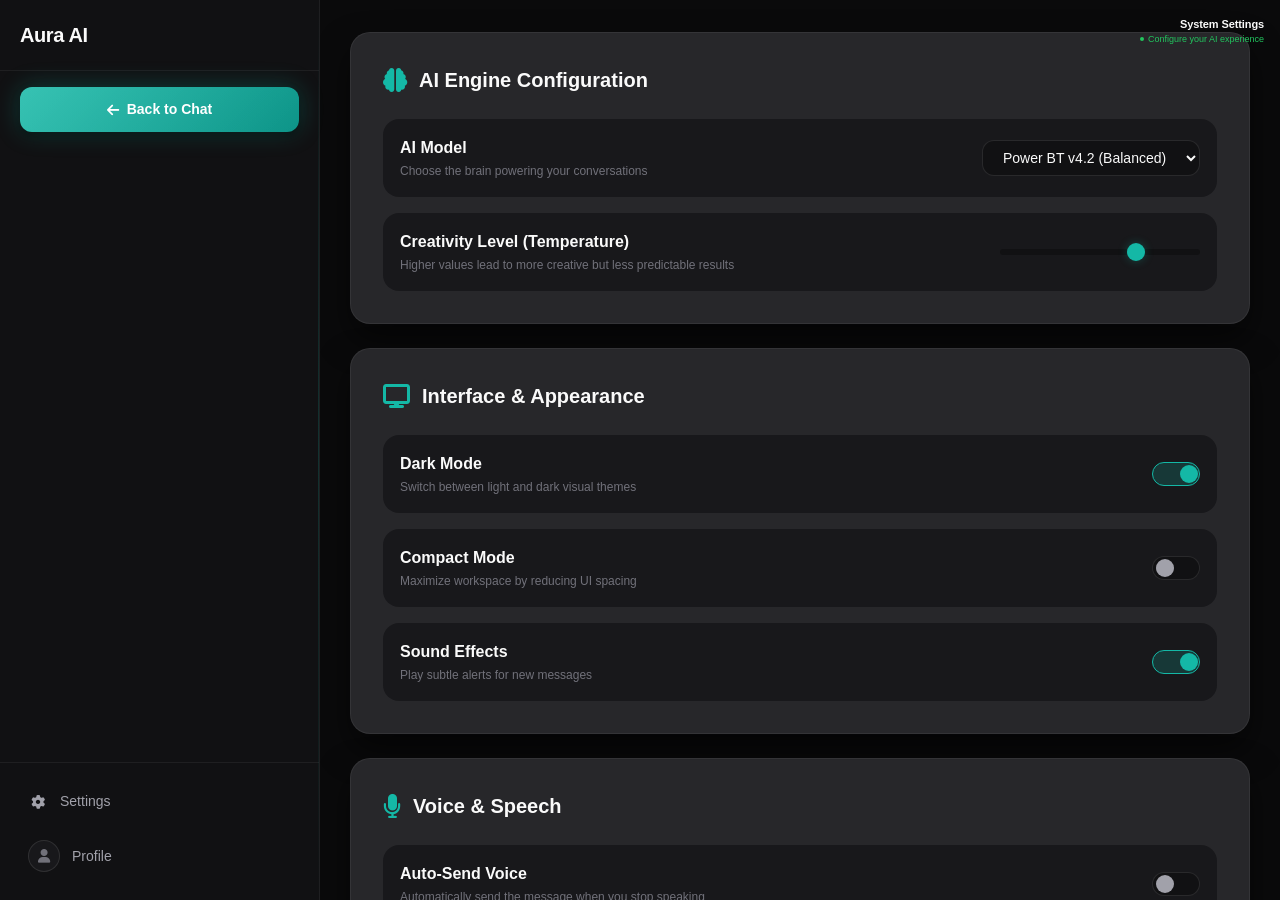
<file: settings.html>
<!DOCTYPE html>
<html lang="en">
<head>
    <script>
        // Theme initialization - Must be first to prevent flash
        (function() {
            const settings = localStorage.getItem('nova_settings');
            let isDark = true;
            if (settings) {
                try {
                    const parsed = JSON.parse(settings);
                    if (parsed && typeof parsed.darkMode !== 'undefined') {
                        isDark = parsed.darkMode;
                    }
                } catch (e) {
                    isDark = true;
                }
            }
            document.documentElement.setAttribute('data-theme', isDark ? 'dark' : 'light');
            // Immediate background color to eliminate flash
            document.write('<style>html,body{background-color:' + (isDark ? '#0a0a0b' : '#ffffff') + ' !important;}</style>');
        })();
    </script>
    <meta charset="UTF-8">
    <meta name="viewport" content="width=device-width, initial-scale=1.0">
    <title>Settings - Aura AI</title>
    <link rel="stylesheet" href="style.css">
    <link rel="stylesheet" href="settings.css">
    <link rel="stylesheet" href="https://cdnjs.cloudflare.com/ajax/libs/font-awesome/6.4.0/css/all.min.css">
    <link href="https://fonts.googleapis.com/css2?family=Inter:wght@400;500;600;700&family=Outfit:wght@400;500;600;700&family=Fira+Code:wght@400;500&display=swap" rel="stylesheet">
</head>
<body>
    <div class="app-container">
        <!-- Sidebar -->
        <aside class="sidebar" id="sidebar">
            <div class="sidebar-header">
                <div class="logo-container">
                    <span class="logo-text">Aura AI</span>
                </div>
            </div>
            <div class="sidebar-actions">
                <a href="index.html" class="new-chat-btn" style="text-decoration: none; display: flex; align-items: center; justify-content: center;">
                    <i class="fas fa-arrow-left"></i>
                    <span>Back to Chat</span>
                </a>
            </div>
            <div class="sidebar-footer">
                <div class="footer-actions">
                    <a href="settings.html" class="footer-action-btn active" style="text-decoration: none;">
                        <i class="fas fa-cog"></i>
                        <span>Settings</span>
                    </a>
                    <a href="profile.html" class="footer-action-btn" style="text-decoration: none;">
                        <div class="profile-avatar"><i class="fas fa-user"></i></div>
                        <span>Profile</span>
                    </a>
                </div>
            </div>
        </aside>

        <!-- Main Settings Area -->
        <main class="chat-main">
            <header class="chat-header">
                <div class="header-left">
                    <div class="bot-details">
                        <h1 class="bot-name">System Settings</h1>
                        <span class="bot-status">Configure your AI experience</span>
                    </div>
                </div>
            </header>

            <div class="settings-container">
                <div class="settings-content">
                    
                    <!-- Section: AI Engine -->
                    <section class="section-card">
                        <div class="card-header">
                            <i class="fas fa-brain"></i>
                            <h2>AI Engine Configuration</h2>
                        </div>
                        <div class="settings-grid">
                            <div class="setting-item">
                                <div class="setting-info">
                                    <span class="setting-label">AI Model</span>
                                    <span class="setting-desc">Choose the brain powering your conversations</span>
                                </div>
                                <select class="setting-control" id="modelSelect">
                                    <option value="power-bt-4">Power BT v4.2 (Balanced)</option>
                                    <option value="power-bt-pro">Power BT Pro (Creative)</option>
                                    <option value="power-bt-fast">Power BT Fast (Turbo)</option>
                                </select>
                            </div>
                            <div class="setting-item">
                                <div class="setting-info">
                                    <span class="setting-label">Creativity Level (Temperature)</span>
                                    <span class="setting-desc">Higher values lead to more creative but less predictable results</span>
                                </div>
                                <input type="range" class="setting-range" id="tempRange" min="0" max="100" value="70">
                            </div>
                        </div>
                    </section>

                    <!-- Section: Interface -->
                    <section class="section-card">
                        <div class="card-header">
                            <i class="fas fa-display"></i>
                            <h2>Interface & Appearance</h2>
                        </div>
                        <div class="settings-grid">
                            <div class="setting-item">
                                <div class="setting-info">
                                    <span class="setting-label">Dark Mode</span>
                                    <span class="setting-desc">Switch between light and dark visual themes</span>
                                </div>
                                <label class="switch">
                                    <input type="checkbox" id="themeToggle" checked>
                                    <span class="slider"></span>
                                </label>
                            </div>
                            <div class="setting-item">
                                <div class="setting-info">
                                    <span class="setting-label">Compact Mode</span>
                                    <span class="setting-desc">Maximize workspace by reducing UI spacing</span>
                                </div>
                                <label class="switch">
                                    <input type="checkbox" id="compactToggle">
                                    <span class="slider"></span>
                                </label>
                            </div>
                            <div class="setting-item">
                                <div class="setting-info">
                                    <span class="setting-label">Sound Effects</span>
                                    <span class="setting-desc">Play subtle alerts for new messages</span>
                                </div>
                                <label class="switch">
                                    <input type="checkbox" id="soundToggle" checked>
                                    <span class="slider"></span>
                                </label>
                            </div>
                        </div>
                    </section>

                    <!-- Section: Voice & Speech -->
                    <section class="section-card">
                        <div class="card-header">
                            <i class="fas fa-microphone"></i>
                            <h2>Voice & Speech</h2>
                        </div>
                        <div class="settings-grid">
                            <div class="setting-item">
                                <div class="setting-info">
                                    <span class="setting-label">Auto-Send Voice</span>
                                    <span class="setting-desc">Automatically send the message when you stop speaking</span>
                                </div>
                                <label class="switch">
                                    <input type="checkbox" id="autoSendVoiceToggle">
                                    <span class="slider"></span>
                                </label>
                            </div>
                            <div class="setting-item">
                                <div class="setting-info">
                                    <span class="setting-label">Read Responses Aloud</span>
                                    <span class="setting-desc">AI will automatically speak the responses</span>
                                </div>
                                <label class="switch">
                                    <input type="checkbox" id="ttsToggle">
                                    <span class="slider"></span>
                                </label>
                            </div>
                            <div class="setting-item">
                                <div class="setting-info">
                                    <span class="setting-label">Voice Input Language</span>
                                    <span class="setting-desc">Select the language for microphone recognition</span>
                                </div>
                                <select class="setting-control" id="voiceLangSelect">
                                    <option value="en-US">English (US)</option>
                                    <option value="en-GB">English (UK)</option>
                                    <option value="es-ES">Spanish</option>
                                    <option value="fr-FR">French</option>
                                    <option value="de-DE">German</option>
                                    <option value="it-IT">Italian</option>
                                    <option value="ja-JP">Japanese</option>
                                    <option value="ko-KR">Korean</option>
                                </select>
                            </div>
                        </div>
                    </section>

                    <!-- Section: Data Management -->
                    <section class="section-card">
                        <div class="card-header">
                            <i class="fas fa-database"></i>
                            <h2>Data & Privacy</h2>
                        </div>
                        <div class="settings-grid">
                            <div class="setting-item">
                                <div class="setting-info">
                                    <span class="setting-label">Auto-save History</span>
                                    <span class="setting-desc">Automatically preserve conversations in your local storage</span>
                                </div>
                                <label class="switch">
                                    <input type="checkbox" id="autosaveToggle" checked>
                                    <span class="slider"></span>
                                </label>
                            </div>
                            <div class="data-actions">
                                <button class="danger-btn" id="clearHistoryBtn">
                                    <i class="fas fa-trash"></i>
                                    Clear All History
                                </button>
                                <button class="action-btn-line" id="exportDataBtn">
                                    <i class="fas fa-download"></i>
                                    Export Account Data
                                </button>
                            </div>
                        </div>
                    </section>

                    <div class="dashboard-footer">
                        <p>All changes are saved automatically to your local profile.</p>
                    </div>
                </div>
            </div>
        </main>
    </div>

    <!-- Toast Container -->
    <div class="toast-container" id="toastContainer"></div>

    <script src="settings.js"></script>
</body>
</html>
</file>
<file: auth.css>
:root {
    --primary: #000000;
    --primary-hover: #262626;
    --bg-main: #fcfcfc;
    --card-bg: #ffffff;
    --text-title: #0f172a;
    --text-body: #475569;
    --accent: #6366f1;
    --input-bg: #f8fafc;
    --input-border: #e2e8f0;
    --radius-lg: 1.25rem;
    --radius-full: 9999px;
    --shadow-soft: 0 20px 40px -15px rgba(0, 0, 0, 0.05);
}

* {
    margin: 0;
    padding: 0;
    box-sizing: border-box;
    font-family: 'Outfit', sans-serif;
}

body {
    background-color: var(--bg-main);
    background-image: 
        radial-gradient(circle at 0% 0%, rgba(99, 102, 241, 0.03) 0%, transparent 50%),
        radial-gradient(circle at 100% 100%, rgba(59, 130, 246, 0.03) 0%, transparent 50%);
    min-height: 100dvh;
    display: flex;
    flex-direction: column;
    align-items: center;
    justify-content: flex-start;
    padding: 2rem 1rem;
    color: var(--text-body);
    overflow-x: hidden;
}

.auth-wrapper {
    width: 100%;
    max-width: 520px;
    padding: 1rem;
    margin: auto 0;
    transition: max-width 0.5s cubic-bezier(0.2, 0.8, 0.2, 1);
}

.auth-container {
    background: var(--card-bg);
    border: 1px solid #f1f5f9;
    border-radius: 2rem;
    padding: 3.5rem 2.5rem;
    box-shadow: var(--shadow-soft);
}

.auth-header {
    text-align: center;
    margin-bottom: 3rem;
}


.auth-header h1 {
    font-size: 2.25rem;
    font-weight: 800;
    color: var(--text-title);
    letter-spacing: -0.04em;
    margin-bottom: 0.5rem;
}

.auth-header p {
    font-size: 1.05rem;
    color: var(--text-body);
    font-weight: 400;
}

.auth-tabs {
    display: flex;
    gap: 0.5rem;
    margin-bottom: 2.5rem;
    background: #f1f5f9;
    padding: 0.4rem;
    border-radius: 1.25rem;
}

.auth-tab {
    flex: 1;
    padding: 0.8rem;
    border: none;
    background: transparent;
    color: var(--text-body);
    font-weight: 600;
    font-size: 0.95rem;
    cursor: pointer;
    border-radius: 0.9rem;
    transition: all 0.3s cubic-bezier(0.2, 0.8, 0.2, 1);
}

.auth-tab.active {
    background: white;
    color: var(--primary);
    box-shadow: 0 4px 12px rgba(0, 0, 0, 0.05);
}

/* Forms */
.form-group {
    margin-bottom: 1.5rem;
}

.form-group label {
    display: block;
    font-size: 0.9rem;
    font-weight: 600;
    margin-bottom: 0.6rem;
    color: var(--text-title);
    padding-left: 0.2rem;
}

.input-wrapper {
    display: flex;
    align-items: center;
    background: var(--input-bg);
    border: 2px solid transparent;
    border-radius: 1rem;
    padding: 0 1.25rem;
    transition: all 0.3s;
}

.input-wrapper:focus-within {
    background: white;
    border-color: #e2e8f0;
    box-shadow: 0 10px 20px -10px rgba(0, 0, 0, 0.05);
}

.input-wrapper i {
    color: #94a3b8;
    font-size: 1rem;
    margin-right: 1rem;
}

.input-wrapper input {
    width: 100%;
    padding: 1rem 0;
    background: transparent;
    border: none;
    outline: none;
    font-size: 1rem;
    font-weight: 500;
    color: var(--text-title);
}

.input-wrapper input::placeholder {
    color: #cbd5e1;
}

.password-toggle {
    background: transparent;
    border: none;
    color: #94a3b8;
    cursor: pointer;
    padding: 0.5rem;
}

.form-options {
    display: flex;
    justify-content: space-between;
    align-items: center;
    margin-bottom: 2rem;
    font-size: 0.9rem;
}

.remember-me {
    display: flex;
    align-items: center;
    gap: 0.5rem;
    cursor: pointer;
    font-weight: 500;
}

.forgot-password {
    color: var(--accent);
    text-decoration: none;
    font-weight: 600;
}

.submit-btn {
    width: 100%;
    padding: 1.25rem;
    border: none;
    border-radius: 1.25rem;
    background: var(--primary);
    color: white;
    font-weight: 700;
    font-size: 1.1rem;
    cursor: pointer;
    display: flex;
    align-items: center;
    justify-content: center;
    gap: 0.75rem;
    transition: all 0.3s;
}

.submit-btn:hover {
    background: var(--primary-hover);
    transform: translateY(-2px);
    box-shadow: 0 15px 30px -10px rgba(0, 0, 0, 0.2);
}

.submit-btn:active {
    transform: translateY(0);
}

.form-grid {
    display: grid;
    grid-template-columns: 1fr 1fr;
    gap: 1rem;
}

.auth-form {
    display: none;
}

.auth-form.active {
    display: block;
}

/* Animations */
.slide-in-right {
    animation: slideInRight 0.6s cubic-bezier(0.2, 0.8, 0.2, 1) forwards;
}

.slide-in-left {
    animation: slideInLeft 0.6s cubic-bezier(0.2, 0.8, 0.2, 1) forwards;
}

@keyframes slideInRight {
    from { opacity: 0; transform: translateX(20px); }
    to { opacity: 1; transform: translateX(0); }
}

@keyframes slideInLeft {
    from { opacity: 0; transform: translateX(-20px); }
    to { opacity: 1; transform: translateX(0); }
}

.auth-message {
    margin-top: 1.5rem;
    text-align: center;
    font-size: 0.95rem;
    font-weight: 600;
    min-height: 1.5rem;
}

.auth-message.error { color: #e11d48; }
.auth-message.success { color: #059669; }

/* Custom Checkbox */
input[type="checkbox"] {
    width: 18px;
    height: 18px;
    border: 2px solid #e2e8f0;
    border-radius: 4px;
    cursor: pointer;
}
/* Mobile View */
@media (max-width: 500px) {
    body {
        padding: 1rem 0.5rem;
    }
    
    .auth-wrapper {
        width: 100%;
        max-width: 95% !important;
        padding: 0.5rem 0 2rem 0;
    }
    
    .auth-container {
        padding: 2rem 1.25rem;
        border-radius: 1.5rem;
    }
    
    .auth-header {
        margin-bottom: 2rem;
    }

    .auth-header h1 {
        font-size: 1.75rem;
    }
    
    .auth-header p {
        font-size: 0.9rem;
    }

    .auth-tabs {
        margin-bottom: 2rem;
    }

    .form-grid {
        grid-template-columns: 1fr;
        gap: 0.75rem;
    }
    
    .input-wrapper {
        padding: 0 1rem;
    }

    .submit-btn {
        padding: 1rem;
        font-size: 1rem;
        border-radius: 1rem;
    }

    .logo-box {
        width: 48px;
        height: 48px;
        font-size: 1.25rem;
        margin-bottom: 1rem;
    }
}

/* Hide industry-standard/browser-native password eye (Edge, IE, etc.) */
input::-ms-reveal,
input::-ms-clear {
    display: none;
}
</file>
<file: style.css>
/* =====================================================
   Aura AI - Premium Chatbot Interface
   Author: Expert Frontend Developer
   Version: 2.4.1
   ===================================================== */

/* =====================================================
   CSS CUSTOM PROPERTIES (VARIABLES)
   ===================================================== */
:root {
    /* Primary Colors */
    --primary: #14b8a6;
    --primary-light: #2dd4bf;
    --primary-dark: #0d9488;
    --primary-alpha-10: rgba(20, 184, 166, 0.1);
    --primary-alpha-20: rgba(20, 184, 166, 0.2);
    --primary-alpha-30: rgba(20, 184, 166, 0.3);

    /* Accent Colors */
    --accent: #f59e0b;
    --accent-light: #fbbf24;
    --accent-dark: #d97706;

    /* Background Colors - Dark Theme */
    --bg-primary: #0a0a0b;
    --bg-secondary: #111113;
    --bg-tertiary: #18181b;
    --bg-elevated: #1f1f23;
    --bg-surface: #27272a;

    /* Glassmorphism */
    --glass-bg: rgba(255, 255, 255, 0.03);
    --glass-border: rgba(255, 255, 255, 0.06);
    --glass-shadow: 0 8px 32px rgba(0, 0, 0, 0.4);

    /* Text Colors */
    --text-primary: #fafafa;
    --text-secondary: #a1a1aa;
    --text-tertiary: #71717a;
    --text-muted: #52525b;

    /* Border Colors */
    --border-subtle: rgba(255, 255, 255, 0.06);
    --border-default: rgba(255, 255, 255, 0.1);
    --border-strong: rgba(255, 255, 255, 0.15);

    /* Status Colors */
    --success: #22c55e;
    --success-alpha: rgba(34, 197, 94, 0.15);
    --warning: #eab308;
    --warning-alpha: rgba(234, 179, 8, 0.15);
    --error: #ef4444;
    --error-alpha: rgba(239, 68, 68, 0.15);
    --info: #3b82f6;
    --info-alpha: rgba(59, 130, 246, 0.15);

    /* Shadows */
    --shadow-xs: 0 1px 2px rgba(0, 0, 0, 0.3);
    --shadow-sm: 0 2px 4px rgba(0, 0, 0, 0.3);
    --shadow-md: 0 4px 8px rgba(0, 0, 0, 0.4);
    --shadow-lg: 0 8px 16px rgba(0, 0, 0, 0.4);
    --shadow-xl: 0 16px 32px rgba(0, 0, 0, 0.5);
    --shadow-2xl: 0 24px 48px rgba(0, 0, 0, 0.6);

    /* Typography */
    --font-display: 'Space Grotesk', sans-serif;
    --font-ui: 'DM Sans', sans-serif;

    /* Font Sizes */
    --text-xs: 0.75rem;
    --text-sm: 0.875rem;
    --text-base: 1rem;
    --text-lg: 1.125rem;
    --text-xl: 1.25rem;
    --text-2xl: 1.5rem;
    --text-3xl: 2rem;
    --text-4xl: 2.5rem;

    /* Font Weights */
    --font-light: 300;
    --font-normal: 400;
    --font-medium: 500;
    --font-semibold: 600;
    --font-bold: 700;

    /* Line Heights */
    --leading-tight: 1.25;
    --leading-normal: 1.5;
    --leading-relaxed: 1.75;

    /* Spacing */
    --space-1: 0.25rem;
    --space-2: 0.5rem;
    --space-3: 0.75rem;
    --space-4: 1rem;
    --space-5: 1.25rem;
    --space-6: 1.5rem;
    --space-8: 2rem;
    --space-10: 2.5rem;
    --space-12: 3rem;
    --space-16: 4rem;
    --space-20: 5rem;

    /* Border Radius */
    --radius-sm: 0.375rem;
    --radius-md: 0.5rem;
    --radius-lg: 0.75rem;
    --radius-xl: 1rem;
    --radius-2xl: 1.25rem;
    --radius-3xl: 1.5rem;
    --radius-full: 9999px;

    /* Transitions */
    --transition-fast: 150ms ease;
    --transition-normal: 250ms ease;
    --transition-slow: 350ms ease;
    --transition-spring: 400ms cubic-bezier(0.34, 1.56, 0.64, 1);

    /* Z-Index Scale */
    --z-base: 1;
    --z-dropdown: 100;
    --z-sticky: 200;
    --z-overlay: 300;
    --z-modal: 400;
    --z-toast: 500;
    --z-tooltip: 600;

    /* Layout */
    --sidebar-width: 320px;
    --sidebar-collapsed-width: 0px;
    --header-height: 72px;
    --input-height: 80px;

    /* Font Size Scaling (Relative to 16px base) */
    --font-scale: 1;
}

/* Font Size Modifiers */
:root[data-font-size="small"] { --font-scale: 0.85; }
:root[data-font-size="medium"] { --font-scale: 1; }
:root[data-font-size="large"] { --font-scale: 1.15; }

/* Apply Font Scale to base sizes */
:root {
    --text-xs: calc(0.75rem * var(--font-scale));
    --text-sm: calc(0.875rem * var(--font-scale));
    --text-base: calc(1rem * var(--font-scale));
    --text-lg: calc(1.125rem * var(--font-scale));
    --text-xl: calc(1.25rem * var(--font-scale));
    --text-2xl: calc(1.5rem * var(--font-scale));
}

/* Light Theme Variables */
[data-theme="light"] {
    --bg-primary: #ffffff;
    --bg-secondary: #f8fafc;
    --bg-tertiary: #f1f5f9;
    --bg-elevated: #ffffff;
    --bg-surface: #e2e8f0;

    --glass-bg: rgba(0, 0, 0, 0.02);
    --glass-border: rgba(0, 0, 0, 0.05);
    --glass-shadow: 0 8px 32px rgba(0, 0, 0, 0.1);

    --text-primary: #0f172a;
    --text-secondary: #475569;
    --text-tertiary: #64748b;
    --text-muted: #94a3b8;

    --border-subtle: rgba(0, 0, 0, 0.05);
    --border-default: rgba(0, 0, 0, 0.1);
    --border-strong: rgba(0, 0, 0, 0.15);

    --shadow-xs: 0 1px 2px rgba(0, 0, 0, 0.05);
    --shadow-sm: 0 2px 4px rgba(0, 0, 0, 0.05);
    --shadow-md: 0 4px 8px rgba(0, 0, 0, 0.08);
    --shadow-lg: 0 8px 16px rgba(0, 0, 0, 0.1);
    --shadow-xl: 0 16px 32px rgba(0, 0, 0, 0.12);
    --shadow-2xl: 0 24px 48px rgba(0, 0, 0, 0.15);
}

/* =====================================================
   CSS RESET & BASE STYLES
   ===================================================== */
*,
*::before,
*::after {
    margin: 0;
    padding: 0;
    box-sizing: border-box;
}

html {
    font-size: 16px;
    scroll-behavior: smooth;
    -webkit-font-smoothing: antialiased;
    -moz-osx-font-smoothing: grayscale;
}

body {
    font-family: var(--font-ui);
    font-size: var(--text-base);
    font-weight: var(--font-normal);
    line-height: var(--leading-normal);
    color: var(--text-primary);
    background-color: var(--bg-primary);
    min-height: 100vh;
    overflow: hidden;
}

/* Selection */
::selection {
    background-color: var(--primary-alpha-30);
    color: var(--text-primary);
}

::-moz-selection {
    background-color: var(--primary-alpha-30);
    color: var(--text-primary);
}

/* Hide Scrollbar */
::-webkit-scrollbar {
    display: none;
}
* {
    -ms-overflow-style: none;
    scrollbar-width: none;
}

::-webkit-scrollbar-track {
    background: transparent;
}

::-webkit-scrollbar-thumb {
    background: var(--bg-surface);
    border-radius: var(--radius-full);
    transition: background var(--transition-normal);
}

::-webkit-scrollbar-thumb:hover {
    background: var(--text-muted);
}

/* Focus Styles */
:focus {
    outline: none;
}

.message-input:focus {
    outline: none;
    box-shadow: none;
}

:focus-visible {
    outline: 2px solid var(--primary);
    outline-offset: 2px;
}

/* =====================================================
   BACKGROUND EFFECTS
   ===================================================== */
.background-effects {
    position: fixed;
    inset: 0;
    pointer-events: none;
    z-index: -1;
    overflow: hidden;
}

.gradient-orb {
    position: absolute;
    border-radius: 50%;
    filter: blur(80px);
    opacity: 0.4;
    animation: float 20s ease-in-out infinite;
}

.gradient-orb-1 {
    width: 600px;
    height: 600px;
    background: radial-gradient(circle, var(--primary-alpha-20) 0%, transparent 70%);
    top: -200px;
    right: -200px;
    animation-delay: 0s;
}

.gradient-orb-2 {
    width: 500px;
    height: 500px;
    background: radial-gradient(circle, var(--accent) 0%, transparent 70%);
    opacity: 0.1;
    bottom: -150px;
    left: -150px;
    animation-delay: -7s;
}

.gradient-orb-3 {
    width: 400px;
    height: 400px;
    background: radial-gradient(circle, var(--primary-alpha-20) 0%, transparent 70%);
    top: 50%;
    left: 30%;
    animation-delay: -14s;
}

.noise-overlay {
    position: absolute;
    inset: 0;
    background-image: url("data:image/svg+xml,%3Csvg viewBox='0 0 256 256' xmlns='http://www.w3.org/2000/svg'%3E%3Cfilter id='noise'%3E%3CfeTurbulence type='fractalNoise' baseFrequency='0.9' numOctaves='4' stitchTiles='stitch'/%3E%3C/filter%3E%3Crect width='100%25' height='100%25' filter='url(%23noise)'/%3E%3C/svg%3E");
    opacity: 0.02;
    pointer-events: none;
}

@keyframes float {

    0%,
    100% {
        transform: translate(0, 0) scale(1);
    }

    25% {
        transform: translate(30px, -30px) scale(1.05);
    }

    50% {
        transform: translate(-20px, 20px) scale(0.95);
    }

    75% {
        transform: translate(-30px, -20px) scale(1.02);
    }
}

/* =====================================================
   APP CONTAINER
   ===================================================== */
.app-container {
    display: flex;
    width: 100%;
    height: 100vh;
    position: relative;
}

/* =====================================================
   SIDEBAR OVERLAY (Mobile)
   ===================================================== */
.sidebar-overlay {
    display: none;
    position: fixed;
    inset: 0;
    background: rgba(0, 0, 0, 0.6);
    backdrop-filter: blur(4px);
    z-index: var(--z-overlay);
    opacity: 0;
    transition: opacity var(--transition-normal);
}

.sidebar-overlay.active {
    display: block;
    opacity: 1;
}

/* =====================================================
   SIDEBAR STYLES
   ===================================================== */
.sidebar {
    width: var(--sidebar-width);
    min-width: var(--sidebar-width);
    height: 100vh;
    background: var(--bg-secondary);
    border-right: 1px solid var(--border-subtle);
    display: flex;
    flex-direction: column;
    position: relative;
    z-index: var(--z-sticky);
    transition: transform var(--transition-slow), width var(--transition-slow);
}

.sidebar::before {
    content: '';
    position: absolute;
    top: 0;
    right: 0;
    bottom: 0;
    width: 1px;
    background: linear-gradient(to bottom,
            transparent,
            var(--primary-alpha-20) 50%,
            transparent);
}

/* Sidebar Header */
.sidebar-header {
    display: flex;
    align-items: center;
    justify-content: space-between;
    padding: var(--space-5);
    border-bottom: 1px solid var(--border-subtle);
}

.logo-container {
    display: flex;
    align-items: center;
    gap: var(--space-3);
}



.logo-text {
    font-family: var(--font-display);
    font-size: var(--text-xl);
    font-weight: var(--font-bold);
    color: var(--text-primary);
    letter-spacing: -0.02em;
}

.close-sidebar-btn {
    display: none;
    width: 36px;
    height: 36px;
    border: none;
    background: transparent;
    color: var(--text-secondary);
    border-radius: var(--radius-md);
    cursor: pointer;
    transition: all var(--transition-fast);
}

.close-sidebar-btn:hover {
    background: var(--bg-surface);
    color: var(--text-primary);
}

/* Sidebar Actions */
.sidebar-actions {
    padding: var(--space-4) var(--space-5);
}

.new-chat-btn {
    width: 100%;
    display: flex;
    align-items: center;
    justify-content: center;
    gap: var(--space-2);
    padding: var(--space-3) var(--space-4);
    background: linear-gradient(135deg, var(--primary), var(--primary-dark));
    color: white;
    border: none;
    border-radius: var(--radius-lg);
    font-family: var(--font-ui);
    font-size: var(--text-sm);
    font-weight: var(--font-semibold);
    cursor: pointer;
    position: relative;
    overflow: hidden;
    box-shadow: var(--shadow-md), 0 0 24px var(--primary-alpha-30);
    transition: all var(--transition-normal);
}

.new-chat-btn::before {
    content: '';
    position: absolute;
    inset: 0;
    background: linear-gradient(135deg, rgba(255, 255, 255, 0.15), transparent);
    transition: opacity var(--transition-fast);
}

.new-chat-btn:hover {
    transform: translateY(-2px);
    box-shadow: var(--shadow-lg), 0 0 32px var(--primary-alpha-40);
}

.new-chat-btn:hover::before {
    opacity: 0;
}

.new-chat-btn:active {
    transform: translateY(0);
}

.shortcut-badge {
    margin-left: auto;
    padding: var(--space-1) var(--space-2);
    background: rgba(255, 255, 255, 0.15);
    border-radius: var(--radius-sm);
    font-size: var(--text-xs);
    font-weight: var(--font-medium);
}

/* Search Container */
.search-container {
    padding: 0 var(--space-5) var(--space-4);
}

.search-input-wrapper {
    position: relative;
    display: flex;
    align-items: center;
}

.search-icon {
    position: absolute;
    left: var(--space-3);
    color: var(--text-tertiary);
    font-size: var(--text-sm);
    pointer-events: none;
    transition: color var(--transition-fast);
}

.search-input {
    width: 100%;
    padding: var(--space-3) var(--space-4);
    padding-left: var(--space-10);
    background: var(--bg-tertiary);
    border: 1px solid var(--border-subtle);
    border-radius: var(--radius-lg);
    color: var(--text-primary);
    font-family: var(--font-ui);
    font-size: var(--text-sm);
    transition: all var(--transition-fast);
}

.search-input::placeholder {
    color: var(--text-tertiary);
}

.search-input:focus {
    border-color: var(--primary);
    background: var(--bg-elevated);
    box-shadow: 0 0 0 3px var(--primary-alpha-20);
}

.search-input:focus+.search-icon,
.search-input:focus~.search-icon {
    color: var(--primary);
}

.search-clear-btn {
    position: absolute;
    right: var(--space-2);
    width: 24px;
    height: 24px;
    display: flex;
    align-items: center;
    justify-content: center;
    background: transparent;
    border: none;
    color: var(--text-tertiary);
    border-radius: var(--radius-sm);
    cursor: pointer;
    opacity: 0;
    visibility: hidden;
    transition: all var(--transition-fast);
}

.search-input:not(:placeholder-shown)~.search-clear-btn {
    opacity: 1;
    visibility: visible;
}

.search-clear-btn:hover {
    background: var(--bg-surface);
    color: var(--text-primary);
}

/* History Section */
.history-section {
    flex: 1;
    display: flex;
    flex-direction: column;
    padding: 0 var(--space-4);
    overflow: hidden;
}

.history-header {
    display: flex;
    align-items: center;
    justify-content: space-between;
    padding: var(--space-5);
    border-bottom: 1px solid var(--border-subtle);
}

.history-title {
    font-size: var(--text-xs);
    font-weight: var(--font-semibold);
    color: var(--text-tertiary);
    text-transform: uppercase;
    letter-spacing: 0.05em;
}

.clear-history-btn {
    width: 28px;
    height: 28px;
    display: flex;
    align-items: center;
    justify-content: center;
    background: transparent;
    border: none;
    color: var(--text-tertiary);
    border-radius: var(--radius-sm);
    cursor: pointer;
    transition: all var(--transition-fast);
}

.clear-history-btn:hover {
    background: var(--error-alpha);
    color: var(--error);
}

.history-list {
    flex: 1;
    overflow-y: auto;
    display: flex;
    flex-direction: column;
    gap: var(--space-1);
    padding-right: var(--space-2);
}

.history-item {
    display: flex;
    align-items: center;
    gap: var(--space-3);
    padding: var(--space-3);
    background: transparent;
    border: 1px solid transparent;
    border-radius: var(--radius-md);
    cursor: pointer;
    transition: all var(--transition-fast);
    position: relative;
}

.history-item::before {
    content: '';
    position: absolute;
    left: 0;
    top: 50%;
    transform: translateY(-50%);
    width: 3px;
    height: 0;
    background: var(--primary);
    border-radius: var(--radius-full);
    transition: height var(--transition-fast);
}

.history-item:hover {
    background: var(--bg-tertiary);
    border-color: var(--border-subtle);
}

.history-item:hover::before {
    height: 50%;
}

.history-item.active {
    background: var(--bg-tertiary);
    border-color: var(--border-default);
}

.history-item.active::before {
    height: 60%;
}

.history-item-icon {
    width: 32px;
    height: 32px;
    display: flex;
    align-items: center;
    justify-content: center;
    background: var(--bg-surface);
    border-radius: var(--radius-md);
    color: var(--text-secondary);
    font-size: var(--text-sm);
    flex-shrink: 0;
}

.history-item.active .history-item-icon {
    background: var(--primary-alpha-10);
    color: var(--primary);
}

.history-item-content {
    flex: 1;
    min-width: 0;
}

.history-item-title {
    font-size: var(--text-sm);
    font-weight: var(--font-medium);
    color: var(--text-primary);
    white-space: nowrap;
    overflow: hidden;
    text-overflow: ellipsis;
}

.history-item-preview {
    font-size: var(--text-xs);
    color: var(--text-tertiary);
    white-space: nowrap;
    overflow: hidden;
    text-overflow: ellipsis;
    margin-top: 2px;
}

.history-item-time {
    font-size: var(--text-xs);
    color: var(--text-muted);
    flex-shrink: 0;
}

.history-item-delete {
    width: 24px;
    height: 24px;
    display: flex;
    align-items: center;
    justify-content: center;
    background: transparent;
    border: none;
    border-radius: var(--radius-sm);
    cursor: pointer;
    transition: all var(--transition-fast);
}

.history-item-rename {
    width: 24px;
    height: 24px;
    display: flex;
    align-items: center;
    justify-content: center;
    background: transparent;
    border: none;
    border-radius: var(--radius-sm);
    cursor: pointer;
    transition: all var(--transition-fast);
}

.history-item-actions {
    display: flex;
    gap: var(--space-1);
    opacity: 0.4; /* Slightly visible for all items */
    transition: all var(--transition-fast);
}

.history-item:hover .history-item-actions,
.history-item.active .history-item-actions {
    opacity: 1; /* Fully visible on hover or active */
}

/* Make action buttons scale slightly on hover */
.history-item-rename:hover,
.history-item-delete:hover {
    transform: scale(1.1);
}

.history-item-rename,
.history-item-delete {
    width: 28px;
    height: 28px;
    display: flex;
    align-items: center;
    justify-content: center;
    background: transparent;
    border: none;
    color: white !important; /* Make both rename and delete icons white for visibility */
    border-radius: var(--radius-sm);
    cursor: pointer;
    transition: all var(--transition-fast);
}

.history-item-rename:hover {
    background: var(--primary-alpha-10);
    color: var(--primary);
}

.history-item-delete:hover {
    background: var(--error-alpha);
    color: var(--error);
}

.history-item-input {
    width: 100%;
    background: var(--bg-primary);
    border: 1px solid var(--primary);
    border-radius: var(--radius-sm);
    color: var(--text-primary);
    padding: 2px 4px;
    font-size: var(--text-sm);
    font-family: inherit;
    outline: none;
}

/* History Empty State */
.history-empty-state {
    display: none;
    flex-direction: column;
    align-items: center;
    justify-content: center;
    padding: var(--space-8);
    text-align: center;
}

.history-empty-state.visible {
    display: flex;
}

.empty-state-icon {
    width: 64px;
    height: 64px;
    display: flex;
    align-items: center;
    justify-content: center;
    background: var(--bg-tertiary);
    border-radius: var(--radius-xl);
    color: var(--text-tertiary);
    font-size: var(--text-2xl);
    margin-bottom: var(--space-4);
}

.empty-state-text {
    font-size: var(--text-sm);
    font-weight: var(--font-medium);
    color: var(--text-secondary);
    margin-bottom: var(--space-1);
}

.empty-state-subtext {
    font-size: var(--text-xs);
    color: var(--text-tertiary);
}

/* Sidebar Footer */
.sidebar-footer {
    padding: var(--space-4);
    border-top: 1px solid var(--border-subtle);
    margin-top: auto;
}

.usage-stats {
    background: var(--bg-tertiary);
    border-radius: var(--radius-lg);
    padding: var(--space-3);
    margin-bottom: var(--space-3);
}

.usage-item {
    display: flex;
    align-items: center;
    justify-content: space-between;
    margin-bottom: var(--space-2);
}

.usage-label {
    display: flex;
    align-items: center;
    gap: var(--space-2);
    font-size: var(--text-xs);
    color: var(--text-secondary);
}

.usage-label i {
    color: var(--primary);
}

.usage-value {
    font-size: var(--text-sm);
    font-weight: var(--font-semibold);
    color: var(--text-primary);
}

.usage-progress {
    height: 4px;
    background: var(--bg-surface);
    border-radius: var(--radius-full);
    overflow: hidden;
    margin-bottom: var(--space-2);
}

.usage-progress-bar {
    height: 100%;
    background: linear-gradient(90deg, var(--primary), var(--primary-light));
    border-radius: var(--radius-full);
    transition: width var(--transition-normal);
}

.usage-limit {
    font-size: var(--text-xs);
    color: var(--text-tertiary);
    text-align: center;
}

/* Footer Actions */
.footer-actions {
    display: flex;
    flex-direction: column;
    gap: var(--space-1);
}

.footer-action-btn {
    display: flex;
    align-items: center;
    gap: var(--space-3);
    width: 100%;
    padding: var(--space-3);
    background: transparent;
    border: none;
    border-radius: var(--radius-md);
    color: var(--text-secondary);
    font-family: var(--font-ui);
    font-size: var(--text-sm);
    font-weight: var(--font-medium);
    cursor: pointer;
    transition: all var(--transition-fast);
    text-align: left;
}

.footer-action-btn:hover {
    background: var(--bg-tertiary);
    color: var(--text-primary);
}

.footer-action-btn i {
    width: 20px;
    text-align: center;
}

.profile-avatar {
    width: 32px;
    height: 32px;
    display: flex;
    align-items: center;
    justify-content: center;
    background: var(--bg-tertiary);
    border-radius: var(--radius-full);
    color: var(--text-tertiary);
    font-size: var(--text-sm);
    overflow: hidden;
    position: relative;
    border: 1px solid var(--border-default);
}

.profile-avatar img {
    width: 100%;
    height: 100%;
    object-fit: cover;
}

/* Version Info */
.version-info {
    text-align: center;
    margin-top: var(--space-3);
    font-size: var(--text-xs);
    color: var(--text-muted);
}

/* =====================================================
   MAIN CHAT AREA
   ===================================================== */
.chat-main {
    flex: 1;
    display: flex;
    flex-direction: column;
    min-width: 0;
    height: 100dvh;
    background: var(--bg-primary);
    position: relative;
}

/* Chat Header */
.chat-header {
    position: absolute;
    top: var(--space-4);
    right: var(--space-4);
    height: auto;
    width: auto;
    display: flex;
    flex-direction: column;
    align-items: flex-end;
    gap: var(--space-4);
    background: transparent;
    border: none;
    z-index: var(--z-sticky);
    padding: 0;
}

.chat-header::after {
    display: none;
}

.header-left {
    display: flex;
    flex-direction: column;
    align-items: flex-end;
    gap: var(--space-4);
}

.menu-toggle-btn {
    display: none;
    width: 40px;
    height: 40px;
    align-items: center;
    justify-content: center;
    background: transparent;
    border: none;
    color: var(--text-secondary);
    border-radius: var(--radius-md);
    cursor: pointer;
    transition: all var(--transition-fast);
}

.menu-toggle-btn:hover {
    background: var(--bg-tertiary);
    color: var(--text-primary);
}

.bot-info {
    display: none;
}

.bot-avatar-container {
    position: relative;
}

.bot-avatar {
    width: 32px;
    height: 32px;
    display: flex;
    align-items: center;
    justify-content: center;
    background: linear-gradient(135deg, var(--primary), var(--primary-dark));
    border-radius: var(--radius-lg);
    color: white;
    font-size: var(--text-sm);
    box-shadow: var(--shadow-sm);
    position: relative;
    overflow: hidden;
}

.bot-avatar::before {
    content: '';
    position: absolute;
    inset: 0;
    background: linear-gradient(135deg, rgba(255, 255, 255, 0.2), transparent);
}

.bot-avatar::after {
    content: '';
    position: absolute;
    inset: 2px;
    border-radius: inherit;
    border: 1px solid rgba(255, 255, 255, 0.1);
}

.status-indicator {
    position: absolute;
    bottom: -1px;
    right: -1px;
    width: 10px;
    height: 10px;
    border-radius: var(--radius-full);
    background: var(--bg-secondary);
    border: 1.5px solid var(--bg-secondary);
}

.status-indicator.online::before {
    content: '';
    position: absolute;
    inset: 2px;
    background: var(--success);
    border-radius: var(--radius-full);
    animation: pulse 2s ease-in-out infinite;
}

.status-indicator.offline::before {
    content: '';
    position: absolute;
    inset: 2px;
    background: var(--text-muted);
    border-radius: var(--radius-full);
}

.status-indicator.busy::before {
    content: '';
    position: absolute;
    inset: 2px;
    background: var(--warning);
    border-radius: var(--radius-full);
}

@keyframes pulse {

    0%,
    100% {
        transform: scale(1);
        opacity: 1;
    }

    50% {
        transform: scale(1.2);
        opacity: 0.7;
    }
}

.bot-details {
    display: flex;
    flex-direction: column;
    align-items: flex-end;
    gap: 0px;
}

.bot-name {
    font-family: var(--font-display);
    font-size: 11px;
    font-weight: var(--font-semibold);
    color: var(--text-primary);
    letter-spacing: -0.01em;
}

.bot-status {
    font-size: 9px;
    color: var(--success);
    display: flex;
    align-items: center;
    gap: var(--space-1);
}

.bot-status::before {
    content: '';
    width: 4px;
    height: 4px;
    background: var(--success);
    border-radius: var(--radius-full);
}

/* Header Right */
.header-right {
    display: flex;
    flex-direction: column;
    align-items: flex-end;
    position: relative;
}

.header-actions {
    display: flex;
    flex-direction: column;
    align-items: flex-end;
    gap: var(--space-2);
    position: static;
    background: var(--bg-secondary);
    padding: var(--space-2);
    border-radius: var(--radius-lg);
    border: 1px solid var(--border-subtle);
    box-shadow: var(--shadow-lg);
}

.mobile-menu-btn {
    display: none;
    width: 36px;
    height: 36px;
    align-items: center;
    justify-content: center;
    background: transparent;
    border: none;
    color: var(--text-secondary);
    border-radius: var(--radius-md);
    cursor: pointer;
    transition: all var(--transition-fast);
}

.mobile-menu-btn:hover {
    background: var(--bg-surface);
    color: var(--text-primary);
}

.header-action-btn {
    width: 40px;
    height: 40px;
    display: flex;
    align-items: center;
    justify-content: center;
    background: transparent;
    border: none;
    color: var(--text-secondary);
    border-radius: var(--radius-md);
    cursor: pointer;
    position: relative;
    transition: all var(--transition-fast);
}

/* Custom Tooltips */
.header-action-btn::before {
    content: attr(data-tooltip);
    position: absolute;
    right: 130%;
    top: 50%;
    transform: translateY(-50%) translateX(10px);
    padding: 6px 14px;
    background: var(--bg-secondary);
    border: 1px solid var(--border-subtle);
    color: var(--text-primary);
    font-size: 11px;
    font-weight: 600;
    border-radius: var(--radius-md);
    white-space: nowrap;
    opacity: 0;
    pointer-events: none;
    transition: all var(--transition-spring);
    backdrop-filter: blur(12px);
    box-shadow: var(--shadow-xl);
    z-index: var(--z-tooltip);
}

.header-action-btn:hover::before {
    opacity: 1;
    transform: translateY(-50%) translateX(0);
}

/* Tooltip Arrow */
.header-action-btn::after {
    content: '';
    position: absolute;
    right: 115%;
    top: 50%;
    transform: translateY(-50%);
    border-left: 6px solid var(--border-subtle);
    border-top: 6px solid transparent;
    border-bottom: 6px solid transparent;
    opacity: 0;
    pointer-events: none;
    transition: all var(--transition-spring);
    z-index: var(--z-tooltip);
}

.header-action-btn:hover::after {
    opacity: 1;
}

.header-action-btn:hover {
    background: var(--bg-tertiary);
    color: var(--text-primary);
}

.header-action-btn i {
    font-size: var(--text-base);
}

.header-divider {
    display: none;
}

.notification-badge {
    position: absolute;
    top: 6px;
    right: 6px;
    min-width: 16px;
    height: 16px;
    display: flex;
    align-items: center;
    justify-content: center;
    background: var(--error);
    color: white;
    font-size: 10px;
    font-weight: var(--font-bold);
    border-radius: var(--radius-full);
    padding: 0 4px;
}

/* Mobile Profile Button (Header) */
.header-mobile-profile {
    display: none; /* Hidden by default, shown in mobile media query */
    width: 40px;
    height: 40px;
    border-radius: var(--radius-full);
    border: 2px solid var(--border-subtle);
    background: var(--bg-tertiary);
    color: var(--text-secondary);
    cursor: pointer;
    overflow: hidden;
    align-items: center;
    justify-content: center;
    transition: all var(--transition-fast);
    padding: 0;
    margin-left: var(--space-2);
}

.header-mobile-profile:hover {
    border-color: var(--primary);
    color: var(--primary);
    transform: scale(1.05);
}

.header-mobile-profile img {
    width: 100%;
    height: 100%;
    object-fit: cover;
}

.header-mobile-profile i {
    font-size: 1.1rem;
}

/* =====================================================
   MESSAGES CONTAINER
   ===================================================== */
.messages-container {
    flex: 1;
    position: relative;
    overflow: hidden;
    display: flex;
    flex-direction: column;
}

/* Welcome Screen */
.welcome-screen {
    position: absolute;
    inset: 0;
    display: flex;
    align-items: center;
    justify-content: center;
    padding: var(--space-8);
    overflow-y: auto;
    opacity: 1;
    visibility: visible;
    transition: all var(--transition-slow);
}

.welcome-screen.hidden {
    opacity: 0;
    visibility: hidden;
    pointer-events: none;
}

.welcome-content {
    max-width: 800px;
    text-align: center;
    animation: fadeInUp 0.6s ease-out;
}

@keyframes fadeInUp {
    from {
        opacity: 0;
        transform: translateY(20px);
    }

    to {
        opacity: 1;
        transform: translateY(0);
    }
}

.welcome-icon-container {
    position: relative;
    display: inline-flex;
    margin-bottom: var(--space-6);
}


.welcome-icon-ring {
    position: absolute;
    inset: -8px;
    border: 2px solid var(--primary-alpha-20);
    border-radius: var(--radius-3xl);
    animation: ringPulse 3s ease-in-out infinite;
}

@keyframes ringPulse {

    0%,
    100% {
        transform: scale(1);
        opacity: 0.5;
    }

    50% {
        transform: scale(1.1);
        opacity: 0.2;
    }
}

.welcome-title {
    font-family: var(--font-display);
    font-size: var(--text-3xl);
    font-weight: var(--font-bold);
    color: var(--text-primary);
    margin-bottom: var(--space-3);
    letter-spacing: -0.02em;
}

.welcome-subtitle {
    font-size: var(--text-lg);
    color: var(--text-secondary);
    margin-bottom: var(--space-10);
    max-width: 500px;
    margin-left: auto;
    margin-right: auto;
}

/* Feature Cards */
.feature-cards {
    display: grid;
    grid-template-columns: repeat(auto-fit, minmax(180px, 1fr));
    gap: var(--space-4);
    margin-bottom: var(--space-8);
}

.feature-card {
    background: var(--glass-bg);
    border: 1px solid var(--glass-border);
    border-radius: var(--radius-xl);
    padding: var(--space-5);
    cursor: pointer;
    transition: all var(--transition-normal);
    backdrop-filter: blur(10px);
}

.feature-card:hover {
    background: var(--bg-tertiary);
    border-color: var(--primary-alpha-30);
    transform: translateY(-4px);
    box-shadow: var(--shadow-lg);
}

.feature-icon {
    width: 48px;
    height: 48px;
    display: flex;
    align-items: center;
    justify-content: center;
    background: var(--primary-alpha-10);
    border-radius: var(--radius-lg);
    color: var(--primary);
    font-size: var(--text-xl);
    margin-bottom: var(--space-3);
    transition: all var(--transition-normal);
}

.feature-card:hover .feature-icon {
    background: var(--primary);
    color: white;
    box-shadow: 0 0 20px var(--primary-alpha-40);
}

.feature-title {
    font-size: var(--text-sm);
    font-weight: var(--font-semibold);
    color: var(--text-primary);
    margin-bottom: var(--space-1);
}

.feature-description {
    font-size: var(--text-xs);
    color: var(--text-tertiary);
    line-height: var(--leading-relaxed);
}

/* Quick Actions */
.quick-actions {
    display: flex;
    justify-content: center;
    gap: var(--space-3);
}

.quick-action-btn {
    display: flex;
    align-items: center;
    gap: var(--space-2);
    padding: var(--space-2) var(--space-4);
    background: transparent;
    border: 1px solid var(--border-default);
    border-radius: var(--radius-full);
    color: var(--text-secondary);
    font-family: var(--font-ui);
    font-size: var(--text-sm);
    cursor: pointer;
    transition: all var(--transition-fast);
}

.quick-action-btn:hover {
    background: var(--bg-tertiary);
    border-color: var(--border-strong);
    color: var(--text-primary);
}

.quick-action-btn i {
    font-size: var(--text-xs);
}

/* Messages Area */
.messages-area {
    flex: 1;
    overflow-y: auto;
    padding: var(--space-8) var(--space-6) var(--space-2);
    display: flex;
    flex-direction: column;
    gap: var(--space-4);
    /* Centering like Gemini */
    max-width: 850px;
    margin: 0 auto;
    width: 100%;
}

/* Message Bubble */
.message {
    display: flex;
    gap: var(--space-3);
    max-width: 85%;
    animation: messageReveal 0.4s ease-out;
}

@keyframes messageReveal {
    from {
        opacity: 0;
        transform: translateY(20px);
    }

    to {
        opacity: 1;
        transform: translateY(0);
    }
}

.message.user {
    align-self: flex-end;
    flex-direction: row-reverse;
}

.message.bot {
    align-self: flex-start;
}

.message.error {
    align-self: flex-start;
}

.message-avatar {
    width: 36px;
    height: 36px;
    display: flex;
    align-items: center;
    justify-content: center;
    border-radius: var(--radius-lg);
    flex-shrink: 0;
}

.message.user .message-avatar {
    background: linear-gradient(135deg, var(--primary), var(--primary-dark));
    color: white;
    font-size: var(--text-sm);
}

.message.bot .message-avatar {
    background: var(--bg-tertiary);
    color: var(--primary);
    font-size: var(--text-sm);
}

.message-content {
    display: flex;
    flex-direction: column;
    gap: var(--space-1);
}

.message.user .message-content {
    align-items: flex-end;
}

.message.bot .message-content {
    align-items: flex-start;
}

.message-sender {
    font-size: var(--text-xs);
    font-weight: var(--font-medium);
    color: var(--text-tertiary);
}

.message-bubble {
    padding: var(--space-3) var(--space-4);
    border-radius: var(--radius-xl);
    font-size: var(--text-sm);
    line-height: var(--leading-relaxed);
    position: relative;
}

.message.user .message-bubble {
    background: linear-gradient(135deg, var(--primary), var(--primary-dark));
    color: white;
    border-bottom-right-radius: var(--radius-sm);
    box-shadow: var(--shadow-md), 0 0 20px var(--primary-alpha-20);
}

.message.bot .message-bubble {
    background: var(--glass-bg);
    border: 1px solid var(--glass-border);
    color: var(--text-primary);
    border-bottom-left-radius: var(--radius-sm);
    backdrop-filter: blur(10px);
    box-shadow: var(--shadow-sm);
}

.typewriter-cursor {
    display: inline-block;
    width: 2px;
    height: 1.1em;
    background-color: var(--primary);
    margin-left: 2px;
    vertical-align: middle;
    animation: typewriter-blink 1s step-end infinite;
}

@keyframes typewriter-blink {
    from, to { opacity: 1; }
    50% { opacity: 0; }
}

.message.error .message-bubble {
    background: var(--error-alpha);
    border: 1px solid var(--error);
    color: var(--error);
}

.message-time {
    font-size: var(--text-xs);
    color: var(--text-muted);
}

/* Message Actions */
.message-actions {
    display: flex;
    gap: var(--space-1);
    margin-top: var(--space-1);
    opacity: 0;
    transition: opacity var(--transition-fast);
}

.message:hover .message-actions {
    opacity: 1;
}

.message-action-btn {
    width: 28px;
    height: 28px;
    display: flex;
    align-items: center;
    justify-content: center;
    background: transparent;
    border: none;
    color: var(--text-tertiary);
    border-radius: var(--radius-sm);
    cursor: pointer;
    font-size: var(--text-xs);
    transition: all var(--transition-fast);
}

.message-action-btn:hover {
    background: var(--bg-tertiary);
    color: var(--text-primary);
}

/* Message Attachments */
.message-attachments {
    display: flex;
    flex-direction: column;
    gap: var(--space-2);
    margin-bottom: var(--space-2);
}

.message.user .message-attachments {
    align-items: flex-end;
}

.message.bot .message-attachments {
    align-items: flex-start;
}

.attachment-bubble {
    display: flex;
    align-items: center;
    gap: var(--space-3);
    padding: var(--space-2) var(--space-3);
    background: var(--bg-surface);
    border: 1px solid var(--border-default);
    border-radius: var(--radius-lg);
    font-size: var(--text-xs);
    color: var(--text-primary);
    max-width: fit-content;
    transition: all var(--transition-fast);
}

.message.user .attachment-bubble {
    background: var(--primary);
    border-color: var(--primary-dark);
    color: white;
}

.attachment-bubble i {
    color: var(--primary);
    font-size: var(--text-sm);
}

.message.user .attachment-bubble i {
    color: white;
}

/* Code Block in Messages */
.message-bubble pre {
    background: var(--bg-primary);
    border: 1px solid var(--border-subtle);
    border-radius: var(--radius-md);
    padding: var(--space-3);
    margin: var(--space-2) 0;
    overflow-x: auto;
    font-family: 'Fira Code', monospace;
    font-size: var(--text-xs);
}

.message-bubble code {
    font-family: 'Fira Code', monospace;
    font-size: var(--text-xs);
}

.message.user .message-bubble pre,
.message.user .message-bubble code {
    background: rgba(0, 0, 0, 0.2);
    border-color: rgba(255, 255, 255, 0.1);
}

/* Typing Indicator */
.typing-indicator {
    display: none;
    align-items: center;
    gap: var(--space-3);
    padding: var(--space-4) var(--space-6);
    animation: fadeIn 0.3s ease-out;
    /* Centering like Gemini */
    max-width: 850px;
    margin: 0 auto;
    width: 100%;
}

.typing-indicator.visible {
    display: flex;
}

@keyframes fadeIn {
    from {
        opacity: 0;
    }

    to {
        opacity: 1;
    }
}

.typing-avatar {
    width: 36px;
    height: 36px;
    display: flex;
    align-items: center;
    justify-content: center;
    background: var(--bg-tertiary);
    border-radius: var(--radius-lg);
    color: var(--primary);
    font-size: var(--text-sm);
}

.typing-content {
    display: flex;
    flex-direction: column;
    gap: var(--space-1);
}

.typing-name {
    font-size: var(--text-xs);
    font-weight: var(--font-medium);
    color: var(--text-tertiary);
}

.typing-dots {
    display: flex;
    gap: 4px;
}

.typing-dots .dot {
    width: 8px;
    height: 8px;
    background: var(--primary);
    border-radius: var(--radius-full);
    animation: bounce 1.4s ease-in-out infinite;
}

.typing-dots .dot:nth-child(1) {
    animation-delay: 0s;
}

.typing-dots .dot:nth-child(2) {
    animation-delay: 0.2s;
}

.typing-dots .dot:nth-child(3) {
    animation-delay: 0.4s;
}

@keyframes bounce {

    0%,
    60%,
    100% {
        transform: translateY(0);
    }

    30% {
        transform: translateY(-8px);
    }
}

/* Scroll to Bottom Button */
.scroll-to-bottom-btn {
    position: absolute;
    bottom: var(--space-4);
    left: 50%;
    transform: translateX(-50%) translateY(100px);
    width: 40px;
    height: 40px;
    display: flex;
    align-items: center;
    justify-content: center;
    background: var(--bg-elevated);
    border: 1px solid var(--border-default);
    border-radius: var(--radius-full);
    color: var(--text-secondary);
    cursor: pointer;
    opacity: 0;
    visibility: hidden;
    transition: all var(--transition-normal);
    box-shadow: var(--shadow-lg);
    z-index: var(--z-dropdown);
}

.scroll-to-bottom-btn.visible {
    transform: translateX(-50%) translateY(0);
    opacity: 1;
    visibility: visible;
}

.scroll-to-bottom-btn:hover {
    background: var(--bg-surface);
    color: var(--text-primary);
    transform: translateX(-50%) scale(1.1);
}

.unread-count {
    position: absolute;
    top: -4px;
    right: -4px;
    min-width: 18px;
    height: 18px;
    display: flex;
    align-items: center;
    justify-content: center;
    background: var(--primary);
    color: white;
    font-size: 10px;
    font-weight: var(--font-bold);
    border-radius: var(--radius-full);
    padding: 0 4px;
}

.unread-count:empty,
.unread-count[data-count="0"] {
    display: none;
}

/* File Preview in Input */
.file-preview-container {
    display: flex;
    flex-wrap: wrap;
    gap: var(--space-2);
    padding: var(--space-2) 0;
    max-width: 850px;
    margin: 0 auto;
    width: 100%;
}

.file-preview-card {
    display: flex;
    align-items: center;
    gap: var(--space-3);
    padding: var(--space-2) var(--space-3);
    background: var(--bg-secondary);
    border: 1px solid var(--border-default);
    border-radius: var(--radius-lg);
    font-size: var(--text-xs);
    color: var(--text-primary);
    position: relative;
    animation: fadeIn 0.2s ease-out;
}

.file-preview-icon {
    width: 30px;
    height: 30px;
    display: flex;
    align-items: center;
    justify-content: center;
    background: var(--bg-tertiary);
    border-radius: var(--radius-md);
    color: var(--primary);
}

.file-preview-name {
    max-width: 150px;
    white-space: nowrap;
    overflow: hidden;
    text-overflow: ellipsis;
}

.file-preview-remove {
    position: absolute;
    top: -8px;
    right: -8px;
    width: 20px;
    height: 20px;
    display: flex;
    align-items: center;
    justify-content: center;
    background: var(--bg-elevated);
    border: 1px solid var(--border-default);
    color: var(--text-tertiary);
    border-radius: 50%;
    cursor: pointer;
    font-size: 10px;
    transition: all var(--transition-fast);
}

.file-preview-remove:hover {
    background: var(--error);
    color: white;
    border-color: var(--error);
}

/* =====================================================
INPUT AREA
===================================================== */
.input-area {
    padding: var(--space-2) var(--space-4) var(--space-2);
    background: var(--bg-primary);
    position: relative;
    transition: padding var(--transition-normal);
}

.input-area::before {
    content: '';
    position: absolute;
    top: 0;
    left: 0;
    right: 0;
    height: 1px;
    background: linear-gradient(to right,
            transparent,
            var(--border-subtle) 20%,
            var(--border-subtle) 80%,
            transparent);
}

.input-container {
    display: flex;
    align-items: flex-end;
    gap: var(--space-3);
    background: var(--bg-secondary);
    border: 1px solid var(--border-default);
    border-radius: var(--radius-xl);
    padding: var(--space-2);
    transition: all var(--transition-fast);
    position: relative;
    /* Centering like Gemini */
    max-width: 850px;
    margin: 0 auto;
}

.input-container:focus-within {
    border-color: var(--primary);
    box-shadow: none;
}

.input-actions-left,
.input-actions-right {
    display: flex;
    align-items: center;
    gap: var(--space-1);
    padding: var(--space-1);
}

.input-action-btn {
    width: 36px;
    height: 36px;
    display: flex;
    align-items: center;
    justify-content: center;
    background: transparent;
    border: none;
    color: var(--text-tertiary);
    border-radius: var(--radius-md);
    cursor: pointer;
    transition: all var(--transition-fast);
}

.input-action-btn:hover {
    background: var(--bg-tertiary);
    color: var(--text-primary);
}

.input-action-btn.active {
    color: var(--primary);
    background: var(--primary-alpha-10);
}

/* Microphone recording state */
.input-action-btn.recording {
    color: #ef4444 !important;
    background: rgba(239, 68, 68, 0.12) !important;
    animation: mic-pulse 1s ease-in-out infinite;
    position: relative;
}

.input-action-btn.recording::after {
    content: '';
    position: absolute;
    inset: -3px;
    border-radius: var(--radius-lg);
    border: 2px solid rgba(239, 68, 68, 0.5);
    animation: mic-ripple 1s ease-out infinite;
}

@keyframes mic-pulse {
    0%, 100% { background: rgba(239, 68, 68, 0.12) !important; }
    50% { background: rgba(239, 68, 68, 0.25) !important; }
}

@keyframes mic-ripple {
    0% { transform: scale(1); opacity: 1; }
    100% { transform: scale(1.3); opacity: 0; }
}

.input-wrapper {
    flex: 1;
    position: relative;
}

.message-input {
    width: 100%;
    min-height: 24px;
    max-height: 150px;
    padding: var(--space-2) 0;
    background: transparent;
    border: none;
    color: var(--text-primary);
    font-family: var(--font-ui);
    font-size: var(--text-sm);
    line-height: var(--leading-relaxed);
    resize: none;
    overflow-y: auto;
}

.message-input::placeholder {
    color: var(--text-tertiary);
}

/* Disabled state while AI is generating */
.message-input:disabled {
    cursor: not-allowed;
    opacity: 0.5;
}

.message-input:disabled::placeholder {
    color: var(--text-muted);
}

/* Pulse the input border when AI is generating */
.input-container:has(.message-input:disabled) {
    border-color: var(--primary-alpha-30);
    animation: generating-pulse 2s ease-in-out infinite;
}

@keyframes generating-pulse {
    0%, 100% { border-color: var(--primary-alpha-30); }
    50% { border-color: var(--primary-alpha-20); }
}

.input-decorations {
    position: absolute;
    inset: 0;
    pointer-events: none;
}

.input-glow {
    position: absolute;
    bottom: 0;
    left: 50%;
    transform: translateX(-50%);
    width: 100px;
    height: 2px;
    background: var(--primary);
    border-radius: var(--radius-full);
    opacity: 0;
    transition: all var(--transition-fast);
}

.input-container:focus-within .input-glow {
    display: none;
}

/* Send Button */
.send-btn {
    width: 40px;
    height: 40px;
    display: flex;
    align-items: center;
    justify-content: center;
    background: linear-gradient(135deg, var(--primary), var(--primary-dark));
    border: none;
    border-radius: var(--radius-lg);
    color: white;
    font-size: var(--text-sm);
    cursor: pointer;
    position: relative;
    overflow: hidden;
    transition: all var(--transition-normal);
    box-shadow: var(--shadow-md), 0 0 16px var(--primary-alpha-20);
}

.send-btn:hover:not(:disabled) {
    transform: scale(1.05);
    box-shadow: var(--shadow-lg), 0 0 24px var(--primary-alpha-30);
}

.send-btn:active:not(:disabled) {
    transform: scale(0.95);
}

.send-btn:disabled {
    opacity: 0.5;
    cursor: not-allowed;
    background: var(--bg-surface);
    box-shadow: none;
}

.send-btn-ripple {
    position: absolute;
    inset: 0;
    background: radial-gradient(circle, rgba(255, 255, 255, 0.3) 0%, transparent 70%);
    opacity: 0;
    transform: scale(0);
    transition: all var(--transition-fast);
}

.send-btn:active .send-btn-ripple {
    opacity: 1;
    transform: scale(2);
}

/* Stop Button - ChatGPT/Gemini style, replaces send button in-place */
.stop-btn {
    width: 44px;
    height: 44px;
    display: flex;
    align-items: center;
    justify-content: center;
    background: rgba(239, 68, 68, 0.12);
    border: 2px solid rgba(239, 68, 68, 0.35);
    border-radius: var(--radius-full);
    color: #ef4444;
    font-size: 13px;
    cursor: pointer;
    transition: all var(--transition-normal);
    animation: pulse-stop 2s ease-in-out infinite;
    flex-shrink: 0;
}

.stop-btn:hover {
    background: rgba(239, 68, 68, 0.25);
    border-color: #ef4444;
    transform: scale(1.08);
    box-shadow: 0 0 20px rgba(239, 68, 68, 0.3);
    animation: none;
}

.stop-btn:active {
    transform: scale(0.95);
}

.stop-btn.hidden {
    display: none;
}

@keyframes pulse-stop {
    0%, 100% {
        box-shadow: 0 0 0 0 rgba(239, 68, 68, 0.4);
        border-color: rgba(239, 68, 68, 0.35);
    }
    50% {
        box-shadow: 0 0 0 6px rgba(239, 68, 68, 0);
        border-color: rgba(239, 68, 68, 0.6);
    }
}

/* Input Footer */
.input-footer {
    display: flex;
    align-items: center;
    justify-content: space-between;
    flex-wrap: wrap;
    padding: var(--space-2) var(--space-3) 0;
    /* Centering like Gemini */
    max-width: 850px;
    margin: 0 auto;
}

.character-count {
    font-size: var(--text-xs);
    color: var(--text-muted);
    order: 2;
}

.model-info {
    display: flex;
    align-items: center;
    gap: var(--space-1);
    font-size: var(--text-xs);
    color: var(--text-muted);
    order: 1;
}

.mistake-disclaimer {
    width: 100%;
    text-align: center;
    font-size: var(--text-xs);
    color: var(--text-tertiary);
    margin-top: 4px;
    order: 3;
}

.model-info i {
    color: var(--primary);
}

/* =====================================================
MODAL STYLES
===================================================== */
.modal-overlay {
    position: fixed;
    inset: 0;
    background: rgba(0, 0, 0, 0.7);
    backdrop-filter: blur(8px);
    z-index: var(--z-modal);
    display: flex;
    align-items: center;
    justify-content: center;
    padding: var(--space-6);
    opacity: 0;
    visibility: hidden;
    transition: all var(--transition-normal);
}

.modal-overlay.active {
    opacity: 1;
    visibility: visible;
}

.modal {
    width: 100%;
    max-width: 500px;
    max-height: 90vh;
    background: var(--bg-secondary);
    border: 1px solid var(--border-default);
    border-radius: var(--radius-2xl);
    overflow: hidden;
    display: flex;
    flex-direction: column;
    transform: scale(0.9) translateY(20px);
    transition: transform var(--transition-spring);
    box-shadow: var(--shadow-2xl);
}

.modal-overlay.active .modal {
    transform: scale(1) translateY(0);
}

.modal.modal-small {
    max-width: 400px;
}

.modal-header {
    display: flex;
    align-items: center;
    justify-content: space-between;
    padding: var(--space-5);
    border-bottom: 1px solid var(--border-subtle);
}

.modal-title {
    font-family: var(--font-display);
    font-size: var(--text-lg);
    font-weight: var(--font-semibold);
    color: var(--text-primary);
}

.modal-close-btn {
    width: 32px;
    height: 32px;
    display: flex;
    align-items: center;
    justify-content: center;
    background: transparent;
    border: none;
    color: var(--text-tertiary);
    border-radius: var(--radius-md);
    cursor: pointer;
    transition: all var(--transition-fast);
}

.modal-close-btn:hover {
    background: var(--bg-tertiary);
    color: var(--text-primary);
}

.modal-body {
    flex: 1;
    overflow-y: auto;
    padding: var(--space-5);
}

.modal-footer {
    display: flex;
    align-items: center;
    justify-content: flex-end;
    gap: var(--space-3);
    padding: var(--space-4) var(--space-5);
    border-top: 1px solid var(--border-subtle);
}

/* Settings Styles */
.settings-section {
    margin-bottom: var(--space-6);
}

.settings-section:last-child {
    margin-bottom: 0;
}

.settings-section-title {
    font-size: var(--text-sm);
    font-weight: var(--font-semibold);
    color: var(--text-secondary);
    margin-bottom: var(--space-3);
    text-transform: uppercase;
    letter-spacing: 0.05em;
}

.settings-item {
    display: flex;
    align-items: center;
    justify-content: space-between;
    padding: var(--space-3) 0;
    border-bottom: 1px solid var(--border-subtle);
}

.settings-item:last-child {
    border-bottom: none;
}

.settings-item-info {
    display: flex;
    flex-direction: column;
    gap: 2px;
}

.settings-item-label {
    font-size: var(--text-sm);
    font-weight: var(--font-medium);
    color: var(--text-primary);
}

.settings-item-description {
    font-size: var(--text-xs);
    color: var(--text-tertiary);
}

.settings-select {
    padding: var(--space-2) var(--space-3);
    background: var(--bg-tertiary);
    border: 1px solid var(--border-subtle);
    border-radius: var(--radius-md);
    color: var(--text-primary);
    font-family: var(--font-ui);
    font-size: var(--text-sm);
    cursor: pointer;
    transition: all var(--transition-fast);
}

.settings-select:focus {
    border-color: var(--primary);
    outline: none;
}

/* Toggle Switch */
.toggle-switch {
    position: relative;
    width: 44px;
    height: 24px;
    cursor: pointer;
}

.toggle-switch input {
    opacity: 0;
    width: 0;
    height: 0;
}

.toggle-slider {
    position: absolute;
    inset: 0;
    background: var(--bg-surface);
    border-radius: var(--radius-full);
    transition: all var(--transition-normal);
}

.toggle-slider::before {
    content: '';
    position: absolute;
    width: 18px;
    height: 18px;
    left: 3px;
    bottom: 3px;
    background: white;
    border-radius: var(--radius-full);
    transition: all var(--transition-normal);
    box-shadow: var(--shadow-sm);
}

.toggle-switch input:checked+.toggle-slider {
    background: var(--primary);
}

.toggle-switch input:checked+.toggle-slider::before {
    transform: translateX(20px);
}

/* Profile Styles */
.profile-section {
    display: flex;
    flex-direction: column;
    align-items: center;
    gap: var(--space-4);
    margin-bottom: var(--space-6);
}

.profile-avatar-wrapper {
    position: relative;
    width: 100px;
    height: 100px;
}

.profile-avatar-large {
    width: 100px;
    height: 100px;
    display: flex;
    align-items: center;
    justify-content: center;
    background: var(--bg-tertiary);
    border-radius: var(--radius-full);
    color: var(--text-tertiary);
    font-size: var(--text-4xl);
    position: relative;
    overflow: hidden; /* Added to clip profile image */
}

.change-avatar-btn {
    position: absolute;
    bottom: 2px;
    right: 2px;
    width: 34px;
    height: 34px;
    display: flex;
    align-items: center;
    justify-content: center;
    background: var(--primary);
    border: 3px solid var(--bg-surface); /* Added border to separate from avatar */
    border-radius: var(--radius-full);
    color: white;
    font-size: var(--text-sm);
    cursor: pointer;
    box-shadow: var(--shadow-md);
    transition: all var(--transition-fast);
    z-index: 2;
}

.change-avatar-btn:hover {
    transform: scale(1.1);
}

.profile-info {
    width: 100%;
    display: flex;
    flex-direction: column;
    gap: var(--space-3);
}

.profile-input {
    width: 100%;
    padding: var(--space-3) var(--space-4);
    background: var(--bg-tertiary);
    border: 1px solid var(--border-subtle);
    border-radius: var(--radius-md);
    color: var(--text-primary);
    font-family: var(--font-ui);
    font-size: var(--text-sm);
    transition: all var(--transition-fast);
}

.profile-input:focus,
textarea.profile-input:focus {
    border-color: var(--primary);
    outline: none;
    box-shadow: 0 0 0 3px var(--primary-alpha-20);
}

textarea.profile-input {
    min-height: 100px;
    resize: vertical;
    font-family: inherit;
    line-height: var(--leading-relaxed);
}

.profile-stats {
    display: grid;
    grid-template-columns: repeat(3, 1fr);
    gap: var(--space-4);
}

.profile-stat-item {
    display: flex;
    flex-direction: column;
    align-items: center;
    gap: var(--space-1);
    padding: var(--space-4);
    background: var(--bg-tertiary);
    border-radius: var(--radius-lg);
}

.stat-value {
    font-family: var(--font-display);
    font-size: var(--text-2xl);
    font-weight: var(--font-bold);
    color: var(--text-primary);
}

.stat-label {
    font-size: var(--text-xs);
    color: var(--text-tertiary);
}

/* Modal Buttons */
.modal-btn {
    display: inline-flex;
    align-items: center;
    justify-content: center;
    gap: var(--space-2);
    padding: var(--space-2) var(--space-4);
    border: none;
    border-radius: var(--radius-md);
    font-family: var(--font-ui);
    font-size: var(--text-sm);
    font-weight: var(--font-medium);
    cursor: pointer;
    transition: all var(--transition-fast);
}

.modal-btn.primary {
    background: linear-gradient(135deg, var(--primary), var(--primary-dark));
    color: white;
    box-shadow: var(--shadow-sm);
}

.modal-btn.primary:hover {
    transform: translateY(-1px);
    box-shadow: var(--shadow-md);
}

.modal-btn.secondary {
    background: transparent;
    border: 1px solid var(--border-default);
    color: var(--text-secondary);
}

.modal-btn.secondary:hover {
    background: var(--bg-tertiary);
    color: var(--text-primary);
}

.modal-btn.danger {
    background: var(--error);
    color: white;
}

.modal-btn.danger:hover {
    background: #dc2626;
}

/* Confirm Modal */
.confirm-message {
    font-size: var(--text-sm);
    color: var(--text-secondary);
    text-align: center;
}

/* =====================================================
FILE UPLOAD
===================================================== */
.file-upload-area {
    display: flex;
    flex-direction: column;
    align-items: center;
    justify-content: center;
    padding: var(--space-8);
    border: 2px dashed var(--border-default);
    border-radius: var(--radius-xl);
    cursor: pointer;
    transition: all var(--transition-fast);
}

.file-upload-area:hover,
.file-upload-area.dragover {
    border-color: var(--primary);
    background: var(--primary-alpha-10);
}

.upload-icon {
    width: 64px;
    height: 64px;
    display: flex;
    align-items: center;
    justify-content: center;
    background: var(--bg-tertiary);
    border-radius: var(--radius-xl);
    color: var(--primary);
    font-size: var(--text-2xl);
    margin-bottom: var(--space-4);
    transition: all var(--transition-fast);
}

.file-upload-area:hover .upload-icon {
    background: var(--primary);
    color: white;
    transform: scale(1.1);
}

.upload-text {
    font-size: var(--text-sm);
    font-weight: var(--font-medium);
    color: var(--text-primary);
    margin-bottom: var(--space-1);
}

.upload-subtext {
    font-size: var(--text-xs);
    color: var(--text-tertiary);
    margin-bottom: var(--space-3);
}

.upload-formats {
    font-size: var(--text-xs);
    color: var(--text-muted);
}

.uploaded-files {
    display: flex;
    flex-direction: column;
    gap: var(--space-2);
    margin-top: var(--space-4);
}

.uploaded-file {
    display: flex;
    align-items: center;
    gap: var(--space-3);
    padding: var(--space-3);
    background: var(--bg-tertiary);
    border-radius: var(--radius-md);
}

.uploaded-file-icon {
    width: 40px;
    height: 40px;
    display: flex;
    align-items: center;
    justify-content: center;
    background: var(--bg-surface);
    border-radius: var(--radius-md);
    color: var(--primary);
}

.uploaded-file-info {
    flex: 1;
}

.uploaded-file-name {
    font-size: var(--text-sm);
    font-weight: var(--font-medium);
    color: var(--text-primary);
    white-space: nowrap;
    overflow: hidden;
    text-overflow: ellipsis;
}

.uploaded-file-size {
    font-size: var(--text-xs);
    color: var(--text-tertiary);
}

.uploaded-file-remove {
    width: 28px;
    height: 28px;
    display: flex;
    align-items: center;
    justify-content: center;
    background: transparent;
    border: none;
    color: var(--text-tertiary);
    border-radius: var(--radius-sm);
    cursor: pointer;
    transition: all var(--transition-fast);
}

.uploaded-file-remove:hover {
    background: var(--error-alpha);
    color: var(--error);
}

/* =====================================================
EMOJI PICKER
===================================================== */
.emoji-picker {
    position: absolute;
    bottom: 100%;
    left: 0;
    width: 320px;
    background: var(--bg-secondary);
    border: 1px solid var(--border-default);
    border-radius: var(--radius-xl);
    box-shadow: var(--shadow-xl);
    opacity: 0;
    visibility: hidden;
    transform: translateY(10px);
    transition: all var(--transition-fast);
    z-index: 9999 !important; /* Extremely high to stay above everything */
    overflow: hidden;
    pointer-events: all;
}

.emoji-picker.visible {
    opacity: 1;
    visibility: visible;
    transform: translateY(-8px);
}

.emoji-picker-header {
    padding: var(--space-3);
    border-bottom: 1px solid var(--border-subtle);
}

.emoji-search {
    width: 100%;
    padding: var(--space-2) var(--space-3);
    background: var(--bg-tertiary);
    border: 1px solid var(--border-subtle);
    border-radius: var(--radius-md);
    color: var(--text-primary);
    font-family: var(--font-ui);
    font-size: var(--text-sm);
}

.emoji-search::placeholder {
    color: var(--text-tertiary);
}

.emoji-categories {
    display: flex;
    gap: var(--space-1);
    padding: var(--space-2);
    border-bottom: 1px solid var(--border-subtle);
}

.emoji-category {
    flex: 1;
    display: flex;
    align-items: center;
    justify-content: center;
    padding: var(--space-2);
    background: transparent;
    border: none;
    color: var(--text-tertiary);
    border-radius: var(--radius-md);
    cursor: pointer;
    transition: all var(--transition-fast);
}

.emoji-category:hover {
    background: var(--bg-tertiary);
    color: var(--text-primary);
}

.emoji-category.active {
    background: var(--primary-alpha-10);
    color: var(--primary);
}

.emoji-grid {
    display: grid;
    grid-template-columns: repeat(8, 1fr);
    gap: var(--space-1);
    padding: var(--space-3);
    max-height: 200px;
    overflow-y: auto;
}

.emoji-item {
    width: 32px;
    height: 32px;
    display: flex;
    align-items: center;
    justify-content: center;
    font-size: var(--text-lg);
    border-radius: var(--radius-md);
    cursor: pointer;
    background: transparent;
    border: none;
    transition: all var(--transition-fast);
}

.emoji-item:hover {
    background: var(--bg-tertiary);
    transform: scale(1.2);
}

/* =====================================================
TOAST NOTIFICATIONS
===================================================== */
.toast-container {
    position: fixed;
    bottom: var(--space-6);
    right: var(--space-6);
    display: flex;
    flex-direction: column;
    gap: var(--space-3);
    z-index: var(--z-toast);
    pointer-events: none;
}

.toast {
    display: flex;
    align-items: center;
    gap: var(--space-3);
    padding: var(--space-3) var(--space-4);
    background: var(--bg-elevated);
    border: 1px solid var(--border-default);
    border-radius: var(--radius-lg);
    box-shadow: var(--shadow-lg);
    pointer-events: auto;
    animation: toastSlideIn 0.4s ease-out;
    max-width: 360px;
}

@keyframes toastSlideIn {
    from {
        opacity: 0;
        transform: translateX(100px);
    }

    to {
        opacity: 1;
        transform: translateX(0);
    }
}

.toast.removing {
    animation: toastSlideOut 0.3s ease-in forwards;
}

@keyframes toastSlideOut {
    to {
        opacity: 0;
        transform: translateX(100px);
    }
}

.toast-icon {
    width: 32px;
    height: 32px;
    display: flex;
    align-items: center;
    justify-content: center;
    border-radius: var(--radius-md);
    font-size: var(--text-sm);
}

.toast.success .toast-icon {
    background: var(--success-alpha);
    color: var(--success);
}

.toast.error .toast-icon {
    background: var(--error-alpha);
    color: var(--error);
}

.toast.warning .toast-icon {
    background: var(--warning-alpha);
    color: var(--warning);
}

.toast.info .toast-icon {
    background: var(--info-alpha);
    color: var(--info);
}

.toast-content {
    flex: 1;
}

.toast-title {
    font-size: var(--text-sm);
    font-weight: var(--font-semibold);
    color: var(--text-primary);
}

.toast-message {
    font-size: var(--text-xs);
    color: var(--text-secondary);
}

.toast-close {
    width: 24px;
    height: 24px;
    display: flex;
    align-items: center;
    justify-content: center;
    background: transparent;
    border: none;
    color: var(--text-tertiary);
    border-radius: var(--radius-sm);
    cursor: pointer;
    transition: all var(--transition-fast);
}

.toast-close:hover {
    background: var(--bg-surface);
    color: var(--text-primary);
}

/* =====================================================
RESPONSIVE STYLES
===================================================== */
@media (max-width: 1024px) {
    :root {
        --sidebar-width: 280px;
    }
}

@media (max-width: 768px) {
    :root {
        --header-height: 64px;
    }

    .chat-header {
        position: fixed; /* Fixed instead of absolute for better scrolling behavior */
        top: 0;
        left: 0;
        right: 0;
        height: var(--header-height);
        display: flex;
        flex-direction: row;
        justify-content: space-between;
        align-items: center;
        width: 100%;
        padding: 0 var(--space-4);
        background: var(--bg-primary);
        border-bottom: 1px solid var(--border-subtle);
        z-index: var(--z-sticky);
    }

    .header-left {
        align-items: center;
        flex-direction: row;
    }

    .sidebar {
        position: fixed;
        left: 0;
        top: 0;
        bottom: 0;
        transform: translateX(-100%);
        z-index: var(--z-overlay);
    }

    .sidebar.open {
        transform: translateX(0);
    }

    .close-sidebar-btn {
        display: flex;
    }

    .menu-toggle-btn {
        display: flex;
    }

    .mobile-menu-btn {
        display: flex;
    }

    .header-mobile-profile {
        display: flex;
    }

    .header-actions {
        display: none;
        position: absolute;
        top: calc(100% + var(--space-2));
        right: 0;
        background: var(--bg-elevated);
        border: 1px solid var(--border-default);
        border-radius: var(--radius-lg);
        box-shadow: var(--shadow-lg);
        padding: var(--space-2);
        flex-direction: column;
        gap: var(--space-1);
        z-index: var(--z-dropdown);
        min-width: 200px;
    }

    .header-actions.show {
        display: flex;
        animation: fadeIn 0.2s ease-out forwards;
    }

    @keyframes fadeIn {
        from { opacity: 0; transform: translateY(-10px); }
        to { opacity: 1; transform: translateY(0); }
    }

    .header-action-btn {
        width: 100%;
        justify-content: flex-start;
        padding: var(--space-2) var(--space-3);
        height: 40px;
    }
    
    .header-action-btn::before,
    .header-action-btn:hover::before {
        display: none !important;
    }

    .header-action-btn::after,
    .header-action-btn:hover::after {
        content: attr(data-tooltip);
        position: static;
        opacity: 1;
        transform: none;
        border: none;
        margin-left: var(--space-3);
        font-size: var(--text-sm);
        color: var(--text-primary);
        display: block;
        pointer-events: auto;
    }

    .header-divider {
        display: none;
    }

    .messages-area {
        padding: calc(var(--header-height) + var(--space-4)) var(--space-4) var(--space-4);
    }

    .message {
        max-width: 90%;
    }

    .feature-cards {
        display: none;
    }

    .input-area {
        padding: var(--space-3) var(--space-4);
        padding-bottom: calc(var(--space-3) + env(safe-area-inset-bottom));
        position: sticky;
        bottom: 0;
        background: var(--bg-primary);
    }

    .input-actions-left,
    .input-actions-right {
        gap: 0;
        padding: 0;
    }

    .input-action-btn {
        width: 32px;
        height: 32px;
    }

    .send-btn {
        width: 36px;
        height: 36px;
    }

    .toast-container {
        left: var(--space-4);
        right: var(--space-4);
        top: calc(var(--header-height) + var(--space-2));
        bottom: auto;
    }

    .toast {
        max-width: none;
        animation: slideInDown var(--transition-normal) forwards;
    }

    .toast.removing {
        animation: slideOutUp var(--transition-fast) forwards;
    }

    @keyframes slideInDown {
        from {
            opacity: 0;
            transform: translateY(-50px);
        }
        to {
            opacity: 1;
            transform: translateY(0);
        }
    }

    @keyframes slideOutUp {
        from {
            opacity: 1;
            transform: translateY(0);
        }
        to {
            opacity: 0;
            transform: translateY(-50px);
        }
    }

    .modal {
        max-width: none;
        margin: var(--space-4);
        max-height: calc(100vh - var(--space-8));
    }

    .profile-stats {
        grid-template-columns: 1fr;
        gap: var(--space-2);
    }

    .emoji-picker {
        left: var(--space-4);
        right: var(--space-4);
        width: auto;
    }

    /* Modal responsiveness improvements */
    .modal {
        width: 100%;
        margin: var(--space-2);
        max-height: 85vh;
    }
    
    /* Specific fix for Settings Modal clipping on mobile */
    #settingsModal {
        align-items: flex-start;
        padding-top: 8vh;
        padding-bottom: 8vh;
    }
    
    #settingsModal .modal {
        max-height: 80vh;
        margin: 0 auto;
    }

    .modal-body {
        padding: var(--space-4);
    }

    .profile-section {
        padding: var(--space-2);
    }
}

@media (max-width: 480px) {
    .quick-actions {
        flex-direction: row;
        flex-wrap: wrap;
        justify-content: center;
        margin-top: var(--space-4);
    }

    .welcome-title {
        font-size: var(--text-2xl);
        margin-bottom: var(--space-2);
        padding: 0 var(--space-4);
    }

    .welcome-subtitle {
        font-size: var(--text-sm);
        margin-bottom: 0;
        padding: 0 var(--space-4);
    }

    .bot-details {
        display: none;
    }

    /* Input area improvements for small phones */
    .input-container {
        padding: var(--space-2);
    }

    .input-actions-left, .input-actions-right {
        display: flex; /* Keeping them for better usability unless absolutely cramped */
    }

    .input-action-btn span, .send-btn span {
        display: none;
    }

    .input-actions-left:first-child, .input-actions-right:last-child {
        display: flex; /* Keep only the most important ones if needed, or refine */
    }
    
    /* Let's keep attachments and send as essential */
    #attachFileBtn, .send-btn {
        display: flex !important;
    }

    .message-bubble {
        padding: var(--space-3);
        font-size: var(--text-sm);
    }

    .footer-actions {
        gap: var(--space-1);
    }

    .footer-action-btn span {
        display: block;
        font-size: var(--text-sm);
    }

    .footer-action-btn {
        justify-content: flex-start;
        padding: var(--space-3) var(--space-4);
    }
}

/* =====================================================
ACCESSIBILITY - REDUCED MOTION
===================================================== */
@media (prefers-reduced-motion: reduce) {

    *,
    *::before,
    *::after {
        animation-duration: 0.01ms !important;
        animation-iteration-count: 1 !important;
        transition-duration: 0.01ms !important;
    }

    .gradient-orb {
        animation: none;
    }

    .welcome-icon-ring {
        animation: none;
    }

    .typing-dots .dot {
        animation: none;
    }
}

/* =====================================================
PRINT STYLES
===================================================== */
@media print {

    .sidebar,
    .input-area,
    .chat-header,
    .background-effects,
    .typing-indicator,
    .scroll-to-bottom-btn {
        display: none !important;
    }

    .chat-main {
        height: auto;
    }

    .messages-container {
        overflow: visible;
    }

    .message {
        break-inside: avoid;
    }
}

/* =====================================================
   COMPACT MODE OVERRIDES
   ===================================================== */
.compact .sidebar {
    width: 260px;
    min-width: 260px;
}

.compact .sidebar-header {
    padding: var(--space-3);
}

.compact .history-header {
    padding: var(--space-3);
}

.compact .message {
    padding: var(--space-2) var(--space-3);
    gap: var(--space-2);
}

.compact .input-area {
    padding: var(--space-1) var(--space-3);
}

.compact .input-container {
    padding: var(--space-1);
    gap: var(--space-1);
    border-radius: var(--radius-lg);
}/* Voice Recording Overlay */
.voice-recording-overlay {
    position: fixed;
    top: 0;
    left: 0;
    width: 100%;
    height: 100%;
    background: rgba(10, 10, 11, 0.85);
    backdrop-filter: blur(8px);
    z-index: 9999;
    display: flex;
    align-items: center;
    justify-content: center;
    opacity: 0;
    visibility: hidden;
    transition: all 0.3s ease;
}

.voice-recording-overlay.active {
    opacity: 1;
    visibility: visible;
}

.voice-recording-container {
    position: relative;
    display: flex;
    flex-direction: column;
    align-items: center;
    justify-content: center;
}

.voice-mic-icon {
    width: 100px;
    height: 100px;
    background: var(--primary);
    border-radius: 50%;
    display: flex;
    align-items: center;
    justify-content: center;
    font-size: 3rem;
    color: white;
    z-index: 2;
    box-shadow: 0 0 30px rgba(99, 102, 241, 0.5);
    animation: pulse-mic 1.5s infinite;
}

.voice-status-text {
    margin-top: 5rem;
    font-size: 1.5rem;
    font-weight: 500;
    color: var(--text-primary);
    text-shadow: 0 2px 10px rgba(0,0,0,0.5);
    letter-spacing: 1px;
    z-index: 2;
}

.voice-ripples {
    position: absolute;
    top: 50%;
    left: 50%;
    transform: translate(-50%, -50%);
    width: 100px;
    height: 100px;
    z-index: 1;
    margin-top: -30px;
}

.voice-ripples .ripple {
    position: absolute;
    top: 0;
    left: 0;
    width: 100%;
    height: 100%;
    border-radius: 50%;
    background: var(--primary);
    opacity: 0;
    animation: voice-ripple 2s linear infinite;
}

.voice-ripples .ripple:nth-child(2) {
    animation-delay: 0.6s;
}

.voice-ripples .ripple:nth-child(3) {
    animation-delay: 1.2s;
}

@keyframes pulse-mic {
    0% { transform: scale(1); }
    50% { transform: scale(1.05); }
    100% { transform: scale(1); }
}

@keyframes voice-ripple {
    0% {
        transform: scale(1);
        opacity: 0.6;
    }
    100% {
        transform: scale(3.5);
        opacity: 0;
    }
}


/* Stop Generation Indicator */
.stopped-indicator {
    color: var(--text-tertiary);
    font-style: italic;
    font-size: 0.85em;
    margin-left: 4px;
    user-select: none;
}
</file>
<file: help.css>
/* Help Page Specific Styles */
.help-content-area {
    padding: var(--space-8);
    max-width: 1000px;
    margin: 0 auto;
    width: 100%;
    flex: 1;
    overflow-y: auto;
}

.page-title {
    font-size: var(--text-2xl);
    font-family: var(--font-display);
    color: var(--text-primary);
}

.help-section {
    display: none;
    animation: fadeIn 0.4s ease-out;
}

.help-section.active {
    display: block;
}

.section-header {
    margin-bottom: var(--space-8);
}

.section-header h2 {
    font-size: var(--text-3xl);
    margin-bottom: var(--space-2);
    color: var(--primary);
}

.section-header p {
    color: var(--text-secondary);
}

/* Search Bar */
.search-wrapper {
    position: relative;
    margin-top: var(--space-4);
    max-width: 500px;
}

.search-wrapper i {
    position: absolute;
    left: var(--space-4);
    top: 50%;
    transform: translateY(-50%);
    color: var(--text-tertiary);
}

.search-wrapper input {
    width: 100%;
    padding: var(--space-3) var(--space-4) var(--space-3) var(--space-10);
    background: var(--bg-secondary);
    border: 1px solid var(--border-subtle);
    border-radius: var(--radius-lg);
    color: var(--text-primary);
    font-family: var(--font-ui);
    transition: all var(--transition-fast);
}

.search-wrapper input:focus {
    border-color: var(--primary);
    box-shadow: 0 0 0 3px var(--primary-alpha-20);
}

/* FAQ Grid */
.faq-grid {
    display: flex;
    flex-direction: column;
    gap: var(--space-4);
}

.faq-item {
    background: var(--glass-bg);
    border: 1px solid var(--glass-border);
    border-radius: var(--radius-xl);
    overflow: hidden;
    transition: all var(--transition-normal);
}

.faq-question {
    padding: var(--space-4) var(--space-5);
    display: flex;
    justify-content: space-between;
    align-items: center;
    cursor: pointer;
    font-weight: var(--font-semibold);
    color: var(--text-primary);
}

.faq-question:hover {
    background: var(--primary-alpha-10);
}

.faq-answer {
    padding: 0 var(--space-5) var(--space-4);
    color: var(--text-secondary);
    display: none;
    animation: slideDown 0.3s ease-out;
}

.faq-item.active .faq-answer {
    display: block;
}

.faq-item.active .faq-question i {
    transform: rotate(180deg);
}

@keyframes slideDown {
    from { opacity: 0; transform: translateY(-10px); }
    to { opacity: 1; transform: translateY(0); }
}

/* Contact Form */
.contact-form {
    background: var(--bg-secondary);
    border: 1px solid var(--border-subtle);
    border-radius: var(--radius-2xl);
    padding: var(--space-8);
    max-width: 700px;
    margin: 0 auto;
    box-shadow: var(--shadow-xl);
}

.form-grid {
    display: grid;
    grid-template-columns: 1fr 1fr;
    gap: var(--space-4);
    margin-bottom: var(--space-4);
}

.form-group {
    margin-bottom: var(--space-4);
    display: flex;
    flex-direction: column;
    gap: var(--space-2);
}

.form-group label {
    font-size: var(--text-sm);
    font-weight: var(--font-medium);
    color: var(--text-secondary);
}

.form-group input, 
.form-group textarea {
    padding: var(--space-3);
    background: var(--bg-primary);
    border: 1px solid var(--border-subtle);
    border-radius: var(--radius-md);
    color: var(--text-primary);
    font-family: var(--font-ui);
    transition: all var(--transition-fast);
}

.form-group textarea {
    resize: none;
}

.form-group input:focus, 
.form-group textarea:focus {
    border-color: var(--primary);
    background: var(--bg-elevated);
}

.form-status {
    margin-top: var(--space-4);
    padding: var(--space-3);
    border-radius: var(--radius-md);
    display: none;
    text-align: center;
    font-size: var(--text-sm);
}

.form-status.success {
    display: block;
    background: var(--success-alpha);
    color: var(--success);
}

.form-status.error {
    display: block;
    background: var(--error-alpha);
    color: var(--error);
}

/* Mobile Responsiveness */
@media (max-width: 768px) {
    .form-grid {
        grid-template-columns: 1fr;
    }
    
    .help-content-area {
        padding: var(--space-4);
    }
    
    .contact-form {
        padding: var(--space-5);
    }
}
</file>
<file: profile.css>
/* =====================================================
   Aura AI - Profile Page Styles
   ===================================================== */

.profile-container {
    flex: 1;
    overflow-y: auto;
    padding: var(--space-8) var(--space-6);
    display: flex;
    justify-content: center;
}

.profile-content {
    width: 100%;
    max-width: 1000px;
    display: flex;
    flex-direction: column;
    gap: var(--space-6);
}

/* Sections */
.section-card {
    background: var(--bg-surface);
    border: 1px solid var(--border-subtle);
    border-radius: var(--radius-2xl);
    padding: var(--space-8);
    box-shadow: var(--shadow-xl);
    backdrop-filter: blur(12px);
    transition: all var(--transition-normal);
}

/* Profile Large Header */
.profile-header-large {
    display: flex;
    align-items: center;
    gap: var(--space-8);
    flex-wrap: wrap;
}

.avatar-large-wrapper {
    position: relative;
    width: 120px;
    height: 120px;
}

.avatar-large {
    width: 100%;
    height: 100%;
    background: linear-gradient(135deg, var(--primary), var(--primary-dark));
    border-radius: var(--radius-3xl);
    display: flex;
    align-items: center;
    justify-content: center;
    font-size: 3rem;
    color: white;
    box-shadow: 0 10px 30px var(--primary-alpha-30);
    transition: all 0.5s var(--ease-out-back);
}

.avatar-large-wrapper:hover .avatar-large {
    transform: scale(1.05) rotate(5deg);
}

.edit-avatar-btn {
    position: absolute;
    bottom: -5px;
    right: -5px;
    width: 40px;
    height: 40px;
    background: var(--bg-surface);
    border: 1px solid var(--border-default);
    border-radius: var(--radius-full);
    color: var(--primary);
    display: flex;
    align-items: center;
    justify-content: center;
    cursor: pointer;
    box-shadow: var(--shadow-md);
    transition: all var(--transition-fast);
}

.edit-avatar-btn:hover {
    background: var(--primary);
    color: white;
    transform: scale(1.1);
}

.profile-info-large h2 {
    font-size: 2rem;
    font-weight: 700;
    color: var(--text-primary);
    margin-bottom: var(--space-1);
    letter-spacing: -0.02em;
}

.profile-info-large p {
    color: var(--text-tertiary);
    font-size: 1.125rem;
    margin-bottom: var(--space-4);
}

.badge-row {
    display: flex;
    gap: var(--space-3);
}

.status-badge, .tier-badge {
    padding: 4px 12px;
    border-radius: var(--radius-full);
    font-size: 0.75rem;
    font-weight: 600;
    text-transform: uppercase;
    letter-spacing: 0.05em;
}

.status-badge.online {
    background: var(--primary-alpha-10);
    color: var(--primary);
}

.tier-badge {
    background: #FFD70020;
    color: #FFD700;
    border: 1px solid #FFD70040;
}

.profile-actions-header {
    margin-left: auto;
}

/* Stats Grid */
.stats-grid {
    display: grid;
    grid-template-columns: repeat(auto-fit, minmax(220px, 1fr));
    gap: var(--space-6);
}

.stat-card {
    display: flex;
    align-items: center;
    gap: var(--space-5);
    padding: var(--space-6);
    transition: transform var(--transition-normal);
}

.stat-card:hover {
    transform: translateY(-5px);
    border-color: var(--primary-alpha-30);
}

.stat-icon {
    width: 56px;
    height: 56px;
    border-radius: var(--radius-xl);
    display: flex;
    align-items: center;
    justify-content: center;
    font-size: 1.5rem;
}

.message-icon { background: rgba(59, 130, 246, 0.1); color: #3b82f6; }
.chat-icon { background: rgba(16, 185, 129, 0.1); color: #10b981; }
.active-icon { background: rgba(245, 158, 11, 0.1); color: #f59e0b; }
.storage-icon { background: rgba(139, 92, 246, 0.1); color: #8b5cf6; }

.stat-value {
    display: block;
    font-size: 1.5rem;
    font-weight: 700;
    color: var(--text-primary);
}

.stat-label {
    font-size: 0.875rem;
    color: var(--text-tertiary);
}

/* Preferences */

/* Buttons */
.action-btn-line {
    border: 1px solid var(--border-default);
    background: transparent;
    color: var(--text-primary);
    padding: var(--space-2) var(--space-6);
    border-radius: var(--radius-lg);
    font-weight: 600;
    cursor: pointer;
    display: flex;
    align-items: center;
    gap: var(--space-2);
    transition: all var(--transition-fast);
}

.action-btn-line:hover {
    border-color: var(--primary);
    color: var(--primary);
}

.danger-btn {
    background: rgba(239, 68, 68, 0.1);
    color: #ef4444;
    border: 1px solid rgba(239, 68, 68, 0.2);
    padding: var(--space-3) var(--space-10);
    border-radius: var(--radius-full);
    font-weight: 600;
    cursor: pointer;
    transition: all var(--transition-fast);
}

.danger-btn:hover {
    background: #ef4444;
    color: white;
    transform: scale(1.05);
}

.dashboard-footer {
    display: flex;
    justify-content: center;
    margin-top: var(--space-8);
}

/* Responsive */
@media (max-width: 768px) {
    .profile-container {
        padding: var(--space-4) var(--space-3);
    }

    .profile-header-large {
        flex-direction: column;
        text-align: center;
        gap: var(--space-4);
    }
    
    .avatar-large-wrapper {
        width: 140px; /* Larger on mobile for better visibility */
        height: 140px;
    }

    .profile-info-large h2 {
        font-size: 1.5rem;
    }

    .profile-actions-header {
        margin: var(--space-2) 0 0 0;
        width: 100%;
        display: flex;
        justify-content: center;
    }
    
    .preferences-grid {
        grid-template-columns: 1fr;
    }

    .section-card {
        padding: var(--space-5);
    }

    .stat-card {
        padding: var(--space-4);
    }
}

@media (max-width: 480px) {
    .badge-row {
        justify-content: center;
    }
    
    .stat-value {
        font-size: 1.25rem;
    }
}
</file>
<file: settings.css>
/* =====================================================
   Aura AI - Settings Page Styles
   ===================================================== */

.settings-container {
    flex: 1;
    overflow-y: auto;
    padding: var(--space-8) var(--space-6);
    display: flex;
    justify-content: center;
}

.settings-content {
    width: 100%;
    max-width: 900px;
    display: flex;
    flex-direction: column;
    gap: var(--space-6);
}

/* Sections */
.section-card {
    background: var(--bg-surface);
    border: 1px solid var(--border-subtle);
    border-radius: var(--radius-2xl);
    padding: var(--space-8);
    box-shadow: var(--shadow-xl);
    backdrop-filter: blur(12px);
    transition: all var(--transition-normal);
}

.card-header {
    display: flex;
    align-items: center;
    gap: var(--space-3);
    margin-bottom: var(--space-6);
}

.card-header i {
    font-size: 1.5rem;
    color: var(--primary);
}

.card-header h2 {
    font-size: 1.25rem;
    font-weight: 700;
    color: var(--text-primary);
}

/* Settings Grid */
.settings-grid {
    display: flex;
    flex-direction: column;
    gap: var(--space-4);
}

.setting-item {
    display: flex;
    justify-content: space-between;
    align-items: center;
    padding: var(--space-4);
    background: var(--bg-tertiary);
    border-radius: var(--radius-xl);
    border: 1px solid transparent;
    transition: all var(--transition-fast);
}

.setting-item:hover {
    border-color: var(--border-subtle);
    background: var(--bg-secondary);
}

.setting-info {
    display: flex;
    flex-direction: column;
    gap: 2px;
}

.setting-label {
    font-weight: 600;
    color: var(--text-primary);
}

.setting-desc {
    font-size: 0.75rem;
    color: var(--text-tertiary);
}

/* Controls */
.setting-control {
    background: var(--bg-secondary);
    border: 1px solid var(--border-default);
    color: var(--text-primary);
    padding: 8px 16px;
    border-radius: var(--radius-lg);
    font-family: inherit;
    font-size: 0.875rem;
    cursor: pointer;
    outline: none;
    transition: all var(--transition-fast);
}

.setting-control:focus {
    border-color: var(--primary);
}

.setting-range {
    width: 200px;
    height: 6px;
    background: var(--bg-secondary);
    border-radius: var(--radius-full);
    appearance: none;
    cursor: pointer;
}

.setting-range::-webkit-slider-thumb {
    appearance: none;
    width: 18px;
    height: 18px;
    background: var(--primary);
    border-radius: 50%;
    cursor: pointer;
    box-shadow: 0 0 10px var(--primary-alpha-30);
}

/* Toggle Switch */
.switch {
    position: relative;
    display: inline-block;
    width: 48px;
    height: 24px;
}

.switch input {
    opacity: 0;
    width: 0;
    height: 0;
}

.slider {
    position: absolute;
    cursor: pointer;
    top: 0; left: 0; right: 0; bottom: 0;
    background-color: var(--bg-secondary);
    transition: .4s;
    border-radius: 24px;
    border: 1px solid var(--border-default);
}

.slider:before {
    position: absolute;
    content: "";
    height: 18px;
    width: 18px;
    left: 3px;
    bottom: 2px;
    background-color: var(--text-secondary);
    transition: .4s;
    border-radius: 50%;
}

input:checked + .slider {
    background-color: var(--primary-alpha-20);
    border-color: var(--primary);
}

input:checked + .slider:before {
    transform: translateX(24px);
    background-color: var(--primary);
    box-shadow: 0 0 8px var(--primary-alpha-40);
}

/* Data Actions */
.data-actions {
    display: flex;
    gap: var(--space-4);
    margin-top: var(--space-4);
    width: 100%;
}

.dashboard-footer {
    text-align: center;
    color: var(--text-muted);
    font-size: 0.875rem;
    margin-top: var(--space-4);
}

/* From Profile Reuse */
.danger-btn {
    flex: 1;
    background: rgba(239, 68, 68, 0.1);
    color: #ef4444;
    border: 1px solid rgba(239, 68, 68, 0.2);
    padding: var(--space-3) var(--space-6);
    border-radius: var(--radius-full);
    font-weight: 600;
    cursor: pointer;
    display: flex;
    align-items: center;
    justify-content: center;
    gap: var(--space-2);
    transition: all var(--transition-fast);
}

.danger-btn:hover {
    background: #ef4444;
    color: white;
}

.action-btn-line {
    flex: 1;
    border: 1px solid var(--border-default);
    background: transparent;
    color: var(--text-primary);
    padding: var(--space-3) var(--space-6);
    border-radius: var(--radius-full);
    font-weight: 600;
    cursor: pointer;
    display: flex;
    align-items: center;
    justify-content: center;
    gap: var(--space-2);
    transition: all var(--transition-fast);
}

.action-btn-line:hover {
    border-color: var(--primary);
    color: var(--primary);
}

@media (max-width: 600px) {
    .setting-item {
        flex-direction: column;
        align-items: flex-start;
        gap: var(--space-4);
    }
    
    .setting-control, .setting-range {
        width: 100%;
    }

    .data-actions {
        flex-direction: column;
    }
}
</file>
